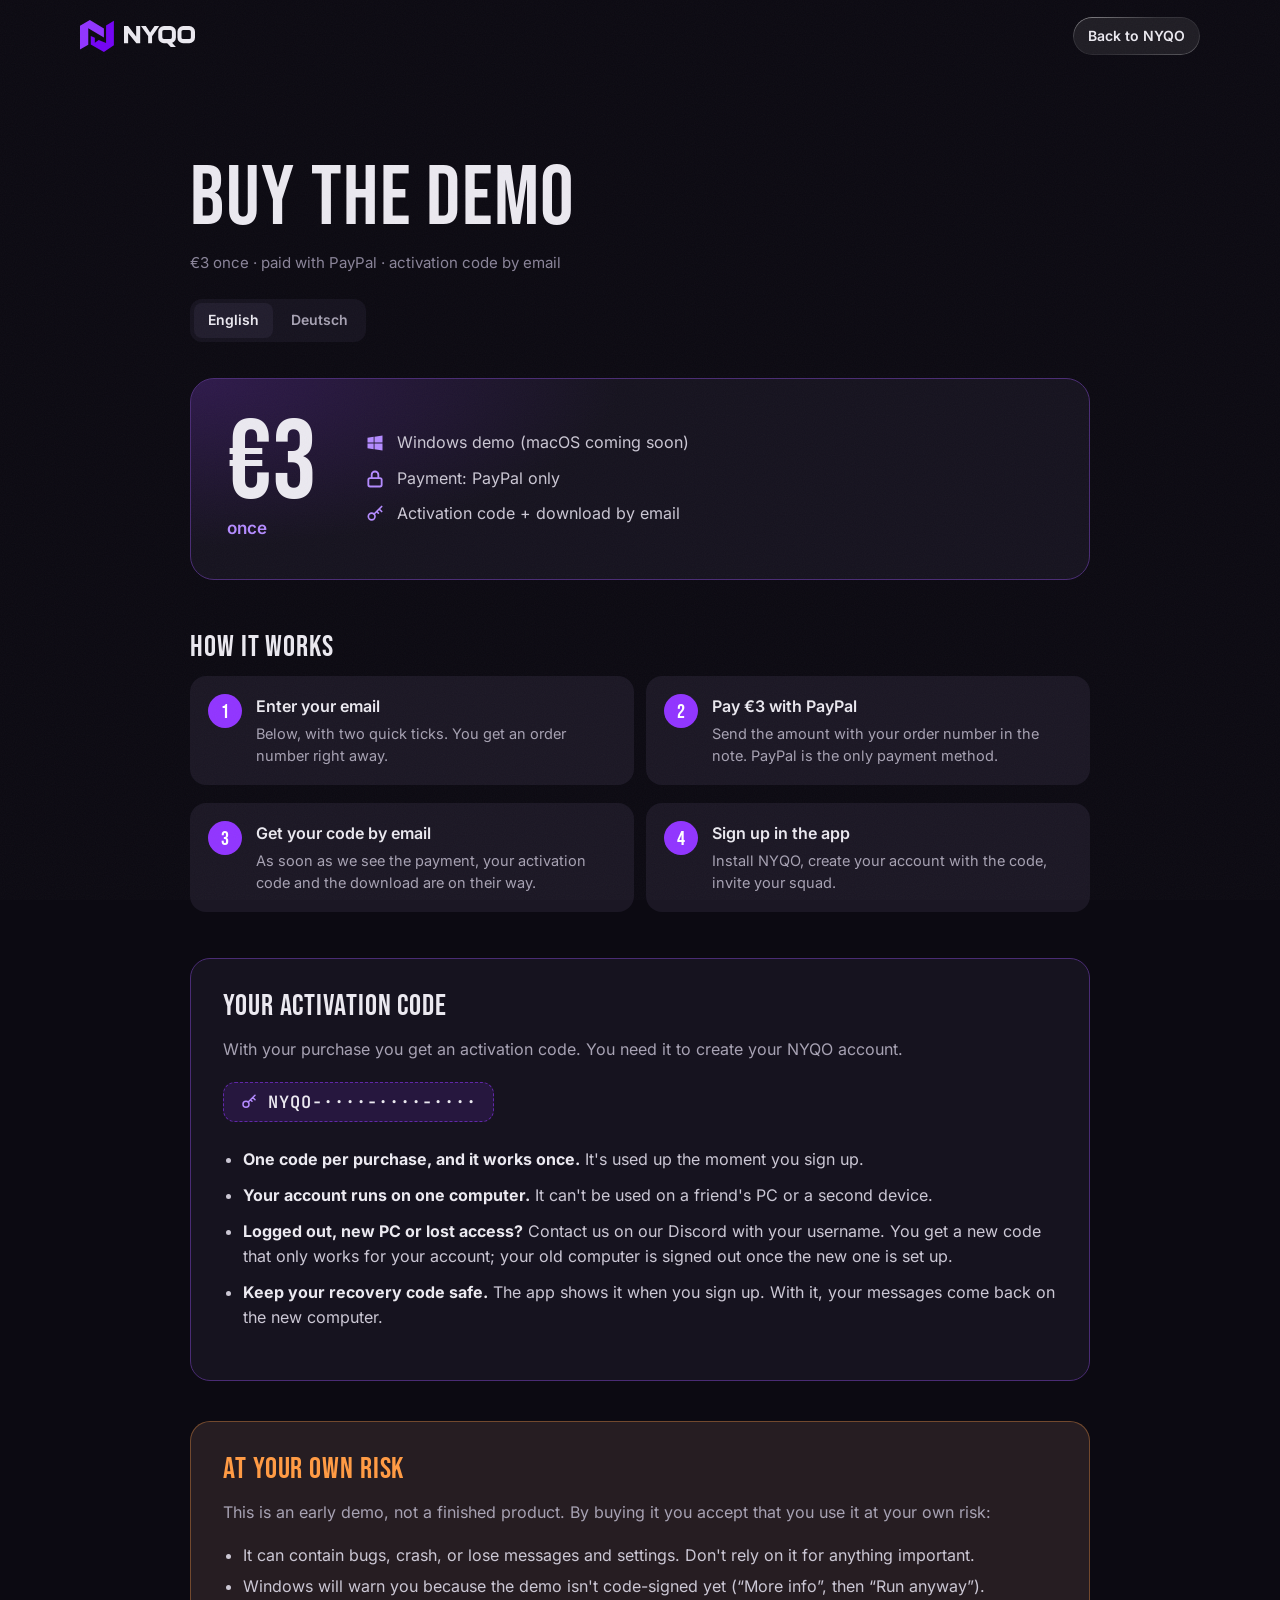
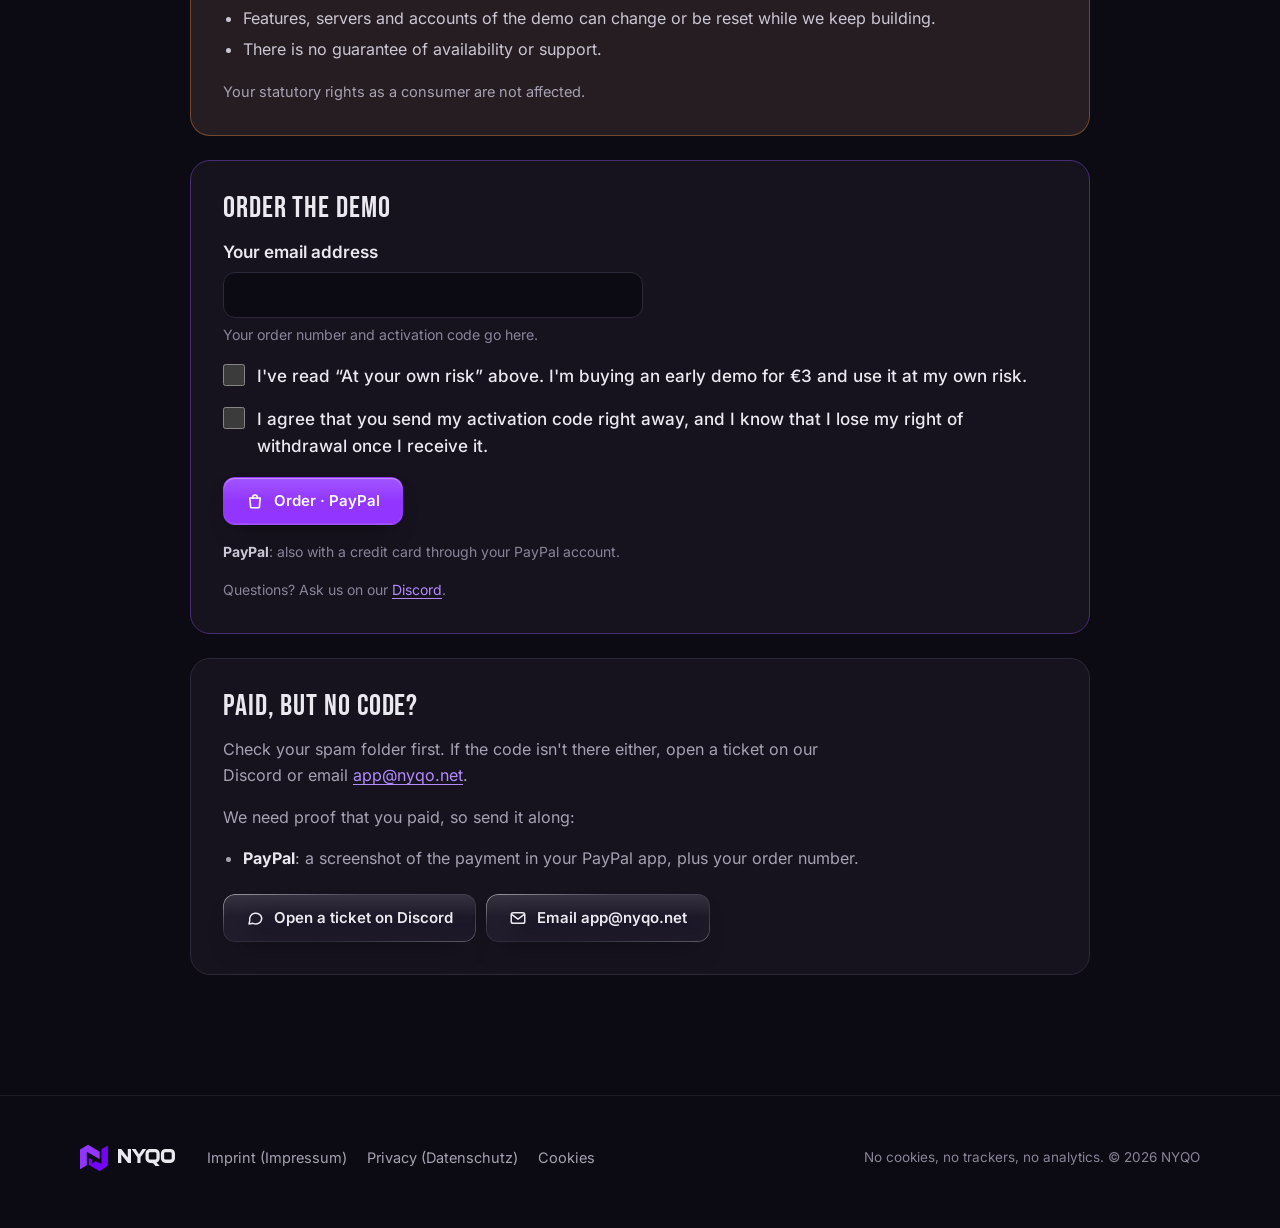
<file: buy.html>
<!doctype html>
<html lang="en">
  <head>
    <meta charset="utf-8" />
    <meta name="viewport" content="width=device-width, initial-scale=1" />
    <meta http-equiv="Content-Security-Policy" content="default-src 'self'; img-src 'self' data:; style-src 'self' 'unsafe-inline'; script-src 'self'; font-src 'self'; connect-src 'self' http://127.0.0.1:4000; object-src 'none'; base-uri 'self'; form-action 'none'" />
    <title>Buy the demo – NYQO</title>
    <meta name="description" content="Buy the NYQO demo for €3: enter your email, pay with PayPal, get your activation code by email." />
    <meta name="theme-color" content="#0c0a12" />
    <meta name="nyqo-api" content="http://127.0.0.1:4000" />
    <link rel="icon" href="assets/img/favicon.png?v=nyqo" />
    <link rel="stylesheet" href="assets/site.css?v=20261122140000" />
    <script src="assets/site.js?v=20261122150000" defer></script>
  </head>
  <body>
    <a class="skip" href="#main">Skip to content</a>
    <svg width="0" height="0" style="position: absolute" aria-hidden="true">
      <defs>
        <symbol id="i-card" viewBox="0 0 24 24" fill="none" stroke="currentColor" stroke-width="2.2" stroke-linecap="round" stroke-linejoin="round"><rect x="2" y="5" width="20" height="14" rx="2.5" /><path d="M2 10h20" /><path d="M6 15h4" /></symbol>
        <symbol id="i-bag" viewBox="0 0 24 24" fill="none" stroke="currentColor" stroke-width="2.2" stroke-linecap="round" stroke-linejoin="round"><path d="M5 8h14l-1.2 12.1a1 1 0 0 1-1 .9H7.2a1 1 0 0 1-1-.9z" /><path d="M9 8V7a3 3 0 0 1 6 0v1" /></symbol>
        <symbol id="i-lock" viewBox="0 0 24 24" fill="none" stroke="currentColor" stroke-width="2.2" stroke-linecap="round" stroke-linejoin="round"><rect x="4" y="11" width="16" height="10" rx="2" /><path d="M8 11V7a4 4 0 0 1 8 0v4" /></symbol>
        <symbol id="i-info" viewBox="0 0 24 24" fill="none" stroke="currentColor" stroke-width="2" stroke-linecap="round" stroke-linejoin="round"><circle cx="12" cy="12" r="9" /><path d="M12 11v5M12 8h.01" /></symbol>
        <symbol id="i-windows" viewBox="0 0 24 24" fill="currentColor"><path d="M3 5.6 10.4 4.6v6.9H3zM11.4 4.4 21 3v8.5h-9.6zM3 12.5h7.4v6.9L3 18.4zM11.4 12.5H21V21l-9.6-1.4z" /></symbol>
        <symbol id="i-archive" viewBox="0 0 24 24" fill="none" stroke="currentColor" stroke-width="2" stroke-linecap="round" stroke-linejoin="round"><rect x="3" y="4" width="18" height="5" rx="1" /><path d="M5 9v10a2 2 0 0 0 2 2h10a2 2 0 0 0 2-2V9M10 13h4" /></symbol>
        <symbol id="i-key" viewBox="0 0 24 24" fill="none" stroke="currentColor" stroke-width="2" stroke-linecap="round" stroke-linejoin="round"><circle cx="8" cy="15" r="4" /><path d="m11 12 9-9M17 6l3 3M14 9l2 2" /></symbol>
        <symbol id="i-chat" viewBox="0 0 24 24" fill="none" stroke="currentColor" stroke-width="2" stroke-linecap="round" stroke-linejoin="round"><path d="M21 12a8 8 0 0 1-11.6 7.1L4 20l1-4.6A8 8 0 1 1 21 12z" /></symbol>
        <symbol id="i-mail" viewBox="0 0 24 24" fill="none" stroke="currentColor" stroke-width="2" stroke-linecap="round" stroke-linejoin="round"><rect x="3" y="5" width="18" height="14" rx="2.5" /><path d="m4 7.5 8 6 8-6" /></symbol>
      </defs>
    </svg>
    <header class="site-header" data-header>
      <div class="wrap">
        <a class="brand" href="./" aria-label="NYQO home"><img class="mark" src="assets/img/nyqo-mark.svg" alt="" width="34" height="34" /><img class="word" src="assets/img/nyqo-wordmark.svg" alt="NYQO" /></a>
        <a class="btn btn-secondary btn-small" href="./" data-de="Zurück zu NYQO">Back to NYQO</a>
      </div>
    </header>

    <main id="main" class="legal buy">
      <div class="wrap">
        <h1 class="display" data-de="Demo kaufen">Buy the demo</h1>
        <p class="sub" data-de="3 € einmalig · Zahlung mit PayPal · Aktivierungscode per E-Mail">€3 once · paid with PayPal · activation code by email</p>
        <nav class="lang-switch" aria-label="Language" data-lang-switch>
          <a href="#en" aria-current="true">English</a>
          <a href="#de">Deutsch</a>
        </nav>

        <section class="buy-lang" id="en" lang="en" data-lang-section>
          <div class="price-card">
            <div class="price-card-amount"><b>€3</b><span>once</span></div>
            <ul class="price-card-facts">
              <li><svg aria-hidden="true"><use href="#i-windows" /></svg>Windows demo (macOS coming soon)</li>
              <li><svg aria-hidden="true"><use href="#i-lock" /></svg>Payment: PayPal only</li>
              <li><svg aria-hidden="true"><use href="#i-key" /></svg>Activation code + download by email</li>
            </ul>
          </div>

          <h2>How it works</h2>
          <ol class="buy-steps buy-steps-4">
              <li><b>Enter your email</b><span>Below, with two quick ticks. You get an order number right away.</span></li>
              <li><b>Pay €3 with PayPal</b><span>Send the amount with your order number in the note. PayPal is the only payment method.</span></li>
              <li><b>Get your code by email</b><span>As soon as we see the payment, your activation code and the download are on their way.</span></li>
              <li><b>Sign up in the app</b><span>Install NYQO, create your account with the code, invite your squad.</span></li>
          </ol>

          <div class="code-rules">
            <h2>Your activation code</h2>
            <p>With your purchase you get an activation code. You need it to create your NYQO account.</p>
            <div class="code-sample" aria-hidden="true"><svg><use href="#i-key" /></svg><code>NYQO-····-····-····</code></div>
            <ul>
              <li><b>One code per purchase, and it works once.</b> It's used up the moment you sign up.</li>
              <li><b>Your account runs on one computer.</b> It can't be used on a friend's PC or a second device.</li>
              <li><b>Logged out, new PC or lost access?</b> Contact us on our Discord with your username. You get a new code that only works for your account; your old computer is signed out once the new one is set up.</li>
              <li><b>Keep your recovery code safe.</b> The app shows it when you sign up. With it, your messages come back on the new computer.</li>
            </ul>
          </div>

          <div class="risk">
            <h2>At your own risk</h2>
            <p>This is an early demo, not a finished product. By buying it you accept that you use it at your own risk:</p>
            <ul>
              <li>It can contain bugs, crash, or lose messages and settings. Don't rely on it for anything important.</li>
              <li>Windows will warn you because the demo isn't code-signed yet (“More info”, then “Run anyway”).</li>
              <li>Features, servers and accounts of the demo can change or be reset while we keep building.</li>
              <li>There is no guarantee of availability or support.</li>
            </ul>
            <p class="risk-law">Your statutory rights as a consumer are not affected.</p>
          </div>

          <div class="shop-test" data-shop-test hidden>
            <b>Test mode</b>
            <span>The shop is in test mode: don't pay anything. Your order comes in and the NYQO team confirms it by hand, then the code arrives by email.</span>
          </div>
          <form class="order" data-order data-cancelled="Payment cancelled, nothing was charged. You can try again." data-checking="Checking your payment…" data-unpaid="We couldn't confirm the payment yet. If you were charged, your code arrives by email shortly." data-slow="Too many orders in a short time. Please wait a few minutes and try again." data-lang="en" data-fail="That didn't work. Check your email address and try again." data-too-many="You already have open orders. Please pay or wait for our email first." data-sending="Sending…">
            <h2>Order the demo</h2>
            <label class="order-field">
              <span>Your email address</span>
              <input type="email" name="email" autocomplete="email" required maxlength="254" />
              <small>Your order number and activation code go here.</small>
            </label>
            <label class="confirm-check"><input type="checkbox" name="risk" required /><span>I've read “At your own risk” above. I'm buying an early demo for €3 and use it at my own risk.</span></label>
            <label class="confirm-check"><input type="checkbox" name="withdrawal" required /><span>I agree that you send my activation code right away, and I know that I lose my right of withdrawal once I receive it.</span></label>
            <p class="order-error" data-order-error hidden></p>
            <div class="pay-options">
              <button class="btn btn-primary" type="submit" name="method" value="paypal"><svg aria-hidden="true"><use href="#i-bag" /></svg><span>Order · PayPal</span></button>
              <button class="btn btn-secondary" type="submit" name="method" value="card" data-card-option hidden><svg aria-hidden="true"><use href="#i-card" /></svg><span>Pay by card</span></button>
            </div>
            <p class="pay-note"><b>PayPal</b>: also with a credit card through your PayPal account. <span data-card-option hidden><b>Card</b>: on Stripe's secure payment page, so your card details never reach us.</span></p>
            <p class="confirm-hint">Questions? Ask us on our <a href="https://discord.gg/AUWn6tUFZY" target="_blank" rel="noopener noreferrer">Discord</a>.</p>
          </form>
          <div class="order-done" data-order-paid hidden>
            <h2>Payment received</h2>
            <p>Thanks! Your activation code is on its way to <b data-paid-email></b>.</p>
            <p class="order-ref" data-paid-ref></p>
            <div class="order-receipt" data-paid-receipt hidden>
              <p>Your payment number</p>
              <p class="order-ref" data-paid-receipt-number></p>
              <p>It is also on the receipt we just emailed you. Keep it or take a screenshot: it is your proof of payment.</p>
            </div>
          </div>
          <div class="order-done" data-order-done hidden>
            <h2>Order received</h2>
            <p>Your order number</p>
            <p class="order-ref" data-order-ref></p>
            <p data-order-test hidden>Test mode: please don't pay. We'll confirm your order and email your code.</p>
            <div data-order-pay hidden>
              <p>Now pay €3 with PayPal and put your order number in the note:</p>
              <a class="btn btn-primary" data-order-paypal href="#" target="_blank" rel="noopener noreferrer">Pay with PayPal</a>
            </div>
            <p class="confirm-hint">We've emailed you the details. Your activation code follows as soon as the payment is confirmed.</p>
          </div>
          <div class="code-help">
            <h2>Paid, but no code?</h2>
            <p>Check your spam folder first. If the code isn't there either, open a ticket on our Discord or email <a href="mailto:app@nyqo.net">app@nyqo.net</a>.</p>
            <p>We need proof that you paid, so send it along:</p>
            <ul class="code-help-proof">
              <li data-card-option hidden><b>Card</b>: the payment number (PAY-…) from the receipt we email you right after you pay, or a screenshot of the charge.</li>
              <li><b>PayPal</b>: a screenshot of the payment in your PayPal app, plus your order number.</li>
            </ul>
            <div class="code-help-actions">
              <a class="btn btn-secondary" href="https://discord.gg/AUWn6tUFZY" target="_blank" rel="noopener noreferrer"><svg aria-hidden="true"><use href="#i-chat" /></svg><span>Open a ticket on Discord</span></a>
              <a class="btn btn-secondary" href="mailto:app@nyqo.net"><svg aria-hidden="true"><use href="#i-mail" /></svg><span>Email app@nyqo.net</span></a>
            </div>
          </div>
        </section>

        <section class="buy-lang" id="de" lang="de" data-lang-section>
          <div class="price-card">
            <div class="price-card-amount"><b>€3</b><span>einmalig</span></div>
            <ul class="price-card-facts">
              <li><svg aria-hidden="true"><use href="#i-windows" /></svg>Windows-Demo (macOS kommt bald)</li>
              <li><svg aria-hidden="true"><use href="#i-lock" /></svg>Zahlung: nur PayPal</li>
              <li><svg aria-hidden="true"><use href="#i-key" /></svg>Aktivierungscode + Download per E-Mail</li>
            </ul>
          </div>

          <h2>So funktioniert's</h2>
          <ol class="buy-steps buy-steps-4">
              <li><b>E-Mail eingeben</b><span>Unten, mit zwei kurzen Haken. Du bekommst sofort eine Bestellnummer.</span></li>
              <li><b>3 € per PayPal zahlen</b><span>Schick den Betrag mit deiner Bestellnummer im Verwendungszweck. PayPal ist die einzige Zahlungsmethode.</span></li>
              <li><b>Code per E-Mail bekommen</b><span>Sobald wir die Zahlung sehen, kommen dein Aktivierungscode und der Download.</span></li>
              <li><b>In der App registrieren</b><span>NYQO installieren, mit dem Code dein Konto erstellen, Squad einladen.</span></li>
          </ol>

          <div class="code-rules">
            <h2>Dein Aktivierungscode</h2>
            <p>Mit dem Kauf bekommst du einen Aktivierungscode. Den brauchst du, um dein NYQO-Konto zu erstellen.</p>
            <div class="code-sample" aria-hidden="true"><svg><use href="#i-key" /></svg><code>NYQO-····-····-····</code></div>
            <ul>
              <li><b>Ein Code pro Kauf, und er funktioniert einmal.</b> Beim Registrieren wird er verbraucht.</li>
              <li><b>Dein Konto läuft auf einem Computer.</b> Auf dem PC von Freunden oder einem zweiten Gerät geht es nicht.</li>
              <li><b>Ausgeloggt, neuer PC oder kein Zugriff mehr?</b> Melde dich auf unserem Discord mit deinem Username. Du bekommst einen neuen Code, der nur für dein Konto gilt; dein alter Computer wird abgemeldet, sobald der neue eingerichtet ist.</li>
              <li><b>Heb deinen Wiederherstellungscode gut auf.</b> Die App zeigt ihn bei der Registrierung. Damit bekommst du deine Nachrichten auf dem neuen Computer zurück.</li>
            </ul>
          </div>

          <div class="risk">
            <h2>Auf eigene Gefahr</h2>
            <p>Das ist eine frühe Demo, kein fertiges Produkt. Mit dem Kauf akzeptierst du, dass du sie auf eigene Gefahr nutzt:</p>
            <ul>
              <li>Sie kann Fehler haben, abstürzen oder Nachrichten und Einstellungen verlieren. Verlass dich für nichts Wichtiges darauf.</li>
              <li>Windows warnt dich, weil die Demo noch nicht signiert ist („Weitere Informationen“, dann „Trotzdem ausführen“).</li>
              <li>Funktionen, Server und Konten der Demo können sich ändern oder zurückgesetzt werden, während wir weiterbauen.</li>
              <li>Es gibt keine Garantie für Verfügbarkeit oder Support.</li>
            </ul>
            <p class="risk-law">Deine gesetzlichen Rechte als Verbraucher bleiben unberührt.</p>
          </div>

          <div class="shop-test" data-shop-test hidden>
            <b>Testmodus</b>
            <span>Der Shop ist im Testmodus: Bitte nichts bezahlen. Deine Bestellung kommt an, das NYQO-Team bestätigt sie von Hand, und der Code kommt per E-Mail.</span>
          </div>
          <form class="order" data-order data-cancelled="Zahlung abgebrochen, es wurde nichts abgebucht. Du kannst es nochmal versuchen." data-checking="Zahlung wird geprüft…" data-unpaid="Wir konnten die Zahlung noch nicht bestätigen. Falls abgebucht wurde, kommt dein Code gleich per E-Mail." data-slow="Zu viele Bestellungen in kurzer Zeit. Bitte warte ein paar Minuten und versuch es dann nochmal." data-lang="de" data-fail="Das hat nicht geklappt. Prüf deine E-Mail-Adresse und versuch es nochmal." data-too-many="Du hast schon offene Bestellungen. Bitte zahl zuerst oder warte auf unsere E-Mail." data-sending="Wird gesendet…">
            <h2>Demo bestellen</h2>
            <label class="order-field">
              <span>Deine E-Mail-Adresse</span>
              <input type="email" name="email" autocomplete="email" required maxlength="254" />
              <small>Hierhin schicken wir Bestellnummer und Aktivierungscode.</small>
            </label>
            <label class="confirm-check"><input type="checkbox" name="risk" required /><span>Ich habe „Auf eigene Gefahr“ oben gelesen. Ich kaufe eine frühe Demo für 3 € und nutze sie auf eigene Gefahr.</span></label>
            <label class="confirm-check"><input type="checkbox" name="withdrawal" required /><span>Ich stimme zu, dass ihr mir den Aktivierungscode sofort schickt, und weiß, dass ich mit dem Erhalt mein Widerrufsrecht verliere.</span></label>
            <p class="order-error" data-order-error hidden></p>
            <div class="pay-options">
              <button class="btn btn-primary" type="submit" name="method" value="paypal"><svg aria-hidden="true"><use href="#i-bag" /></svg><span>Bestellen · PayPal</span></button>
              <button class="btn btn-secondary" type="submit" name="method" value="card" data-card-option hidden><svg aria-hidden="true"><use href="#i-card" /></svg><span>Mit Karte zahlen</span></button>
            </div>
            <p class="pay-note"><b>PayPal</b>: auch mit Kreditkarte über dein PayPal-Konto. <span data-card-option hidden><b>Karte</b>: auf der sicheren Bezahlseite von Stripe, deine Kartendaten sehen wir nie.</span></p>
            <p class="confirm-hint">Fragen? Schreib uns auf unserem <a href="https://discord.gg/AUWn6tUFZY" target="_blank" rel="noopener noreferrer">Discord</a>.</p>
          </form>
          <div class="order-done" data-order-paid hidden>
            <h2>Zahlung ist da</h2>
            <p>Danke! Dein Aktivierungscode ist unterwegs an <b data-paid-email></b>.</p>
            <p class="order-ref" data-paid-ref></p>
            <div class="order-receipt" data-paid-receipt hidden>
              <p>Deine Zahlungsnummer</p>
              <p class="order-ref" data-paid-receipt-number></p>
              <p>Sie steht auch auf dem Zahlungsbeleg, den wir dir gerade per E-Mail geschickt haben. Heb sie auf oder mach einen Screenshot: Sie ist dein Nachweis für die Zahlung.</p>
            </div>
          </div>
          <div class="order-done" data-order-done hidden>
            <h2>Bestellung ist da</h2>
            <p>Deine Bestellnummer</p>
            <p class="order-ref" data-order-ref></p>
            <p data-order-test hidden>Testmodus: Bitte nichts bezahlen. Wir bestätigen deine Bestellung und schicken dir den Code per E-Mail.</p>
            <div data-order-pay hidden>
              <p>Zahl jetzt 3 € per PayPal und schreib deine Bestellnummer in den Verwendungszweck:</p>
              <a class="btn btn-primary" data-order-paypal href="#" target="_blank" rel="noopener noreferrer">Mit PayPal zahlen</a>
            </div>
            <p class="confirm-hint">Wir haben dir alles per E-Mail geschickt. Dein Aktivierungscode folgt, sobald die Zahlung bestätigt ist.</p>
          </div>
          <div class="code-help">
            <h2>Bezahlt, aber kein Code?</h2>
            <p>Schau zuerst in deinen Spam-Ordner. Ist der Code dort auch nicht, öffne ein Ticket auf unserem Discord oder schreib eine E-Mail an <a href="mailto:app@nyqo.net">app@nyqo.net</a>.</p>
            <p>Wir brauchen einen Nachweis, dass du bezahlt hast. Schick ihn gleich mit:</p>
            <ul class="code-help-proof">
              <li data-card-option hidden><b>Karte</b>: die Zahlungsnummer (PAY-…) aus dem Zahlungsbeleg, den du direkt nach dem Bezahlen per E-Mail bekommst, oder ein Screenshot der Abbuchung.</li>
              <li><b>PayPal</b>: ein Screenshot der Zahlung in deiner PayPal-App und deine Bestellnummer.</li>
            </ul>
            <div class="code-help-actions">
              <a class="btn btn-secondary" href="https://discord.gg/AUWn6tUFZY" target="_blank" rel="noopener noreferrer"><svg aria-hidden="true"><use href="#i-chat" /></svg><span>Ticket auf Discord öffnen</span></a>
              <a class="btn btn-secondary" href="mailto:app@nyqo.net"><svg aria-hidden="true"><use href="#i-mail" /></svg><span>E-Mail an app@nyqo.net</span></a>
            </div>
          </div>
        </section>
      </div>
    </main>

    <footer class="site-footer">
      <div class="wrap">
        <a class="brand" href="./" aria-label="NYQO home"><img class="mark" src="assets/img/nyqo-mark.svg" alt="" width="28" height="28" /><img class="word" src="assets/img/nyqo-wordmark.svg" alt="NYQO" /></a>
        <nav aria-label="Legal">
          <a href="imprint.html">Imprint (Impressum)</a>
          <a href="privacy.html">Privacy (Datenschutz)</a>
          <a href="cookies.html">Cookies</a>
        </nav>
        <p class="note">No cookies, no trackers, no analytics. © 2026 NYQO</p>
      </div>
    </footer>
  </body>
</html>
</file>
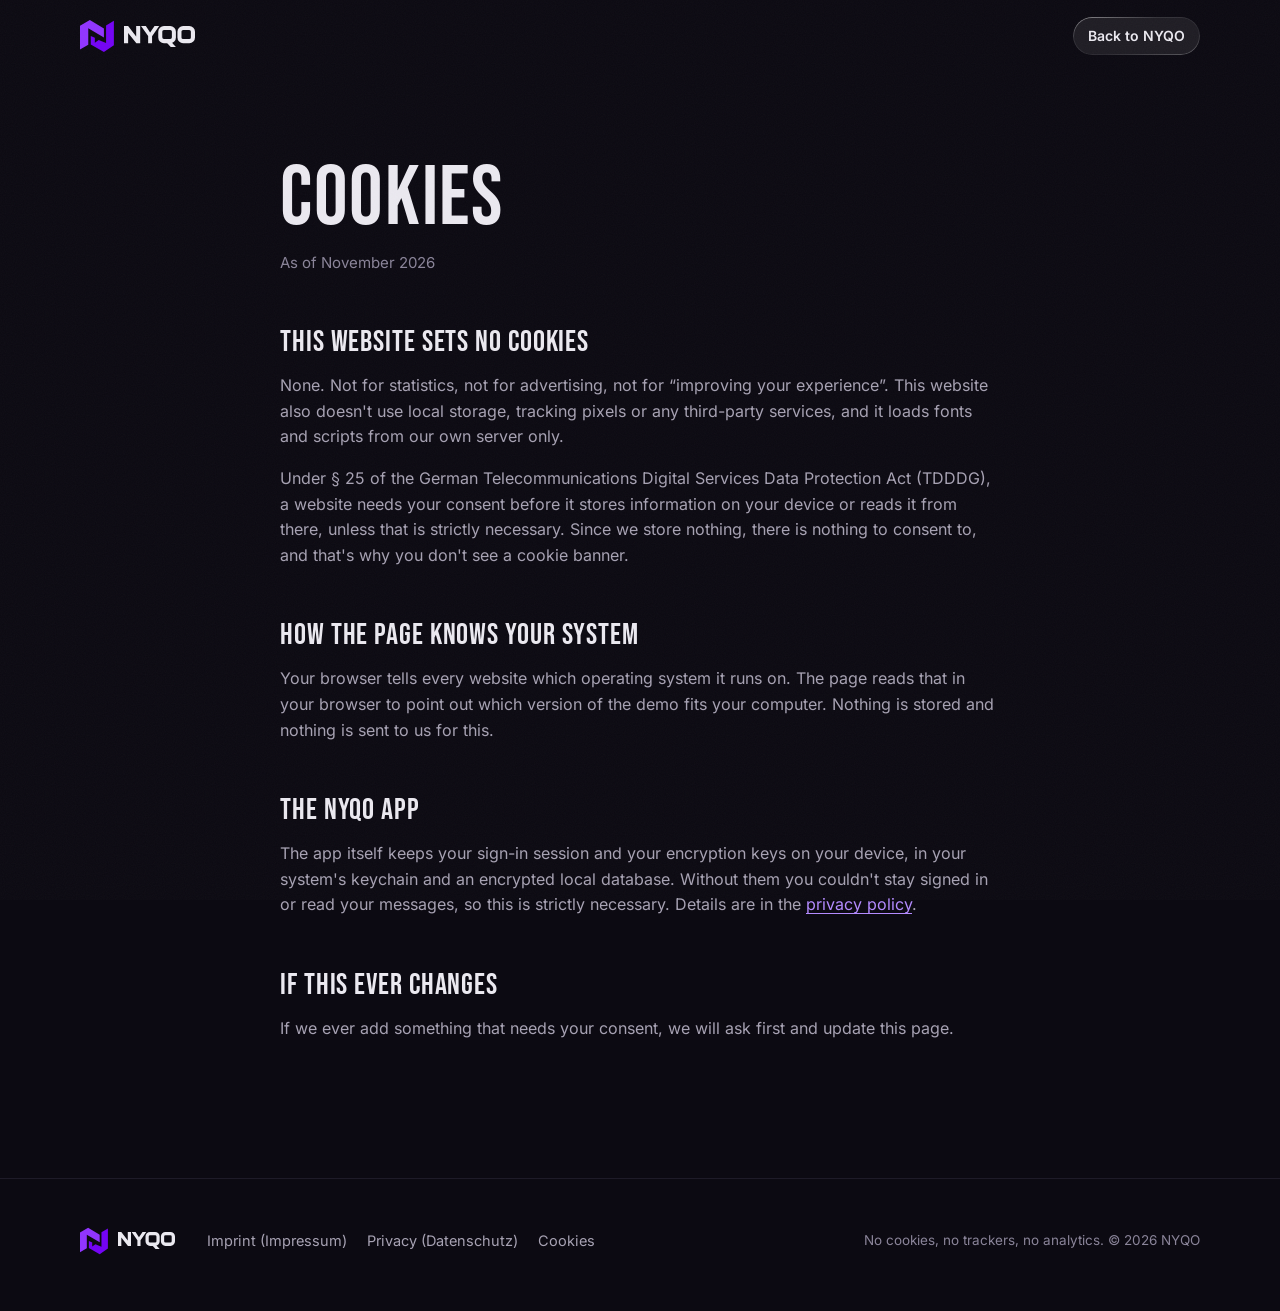
<file: cookies.html>
<!doctype html>
<html lang="en">
  <head>
    <meta charset="utf-8" />
    <meta name="viewport" content="width=device-width, initial-scale=1" />
    <meta http-equiv="Content-Security-Policy" content="default-src 'self'; img-src 'self' data:; style-src 'self' 'unsafe-inline'; script-src 'self'; font-src 'self'; object-src 'none'; base-uri 'self'; form-action 'none'" />
    <title>Cookies – NYQO</title>
    <meta name="description" content="NYQO's website sets no cookies." />
    <meta name="theme-color" content="#0c0a12" />
    <link rel="icon" href="assets/img/favicon.png?v=nyqo" />
    <link rel="stylesheet" href="assets/site.css?v=20261122140000" />
    <script src="assets/site.js?v=20261122150000" defer></script>
  </head>
  <body>
    <a class="skip" href="#main">Skip to content</a>
    <header class="site-header" data-header>
      <div class="wrap">
        <a class="brand" href="./" aria-label="NYQO home"><img class="mark" src="assets/img/nyqo-mark.svg" alt="" width="34" height="34" /><img class="word" src="assets/img/nyqo-wordmark.svg" alt="NYQO" /></a>
        <a class="btn btn-secondary btn-small" href="./">Back to NYQO</a>
      </div>
    </header>

    <main id="main" class="legal">
      <div class="wrap">
        <h1 class="display">Cookies</h1>
        <p class="sub">As of November 2026</p>

        <h2>This website sets no cookies</h2>
        <p>None. Not for statistics, not for advertising, not for “improving your experience”. This website also doesn't use local storage, tracking pixels or any third-party services, and it loads fonts and scripts from our own server only.</p>
        <p>Under § 25 of the German Telecommunications Digital Services Data Protection Act (TDDDG), a website needs your consent before it stores information on your device or reads it from there, unless that is strictly necessary. Since we store nothing, there is nothing to consent to, and that's why you don't see a cookie banner.</p>

        <h2>How the page knows your system</h2>
        <p>Your browser tells every website which operating system it runs on. The page reads that in your browser to point out which version of the demo fits your computer. Nothing is stored and nothing is sent to us for this.</p>

        <h2>The NYQO app</h2>
        <p>The app itself keeps your sign-in session and your encryption keys on your device, in your system's keychain and an encrypted local database. Without them you couldn't stay signed in or read your messages, so this is strictly necessary. Details are in the <a href="privacy.html#app">privacy policy</a>.</p>

        <h2>If this ever changes</h2>
        <p>If we ever add something that needs your consent, we will ask first and update this page.</p>
      </div>
    </main>

    <footer class="site-footer">
      <div class="wrap">
        <a class="brand" href="./" aria-label="NYQO home"><img class="mark" src="assets/img/nyqo-mark.svg" alt="" width="28" height="28" /><img class="word" src="assets/img/nyqo-wordmark.svg" alt="NYQO" /></a>
        <nav aria-label="Legal">
          <a href="imprint.html">Imprint (Impressum)</a>
          <a href="privacy.html">Privacy (Datenschutz)</a>
          <a href="cookies.html" aria-current="page">Cookies</a>
        </nav>
        <p class="note">No cookies, no trackers, no analytics. © 2026 NYQO</p>
      </div>
    </footer>
  </body>
</html>
</file>
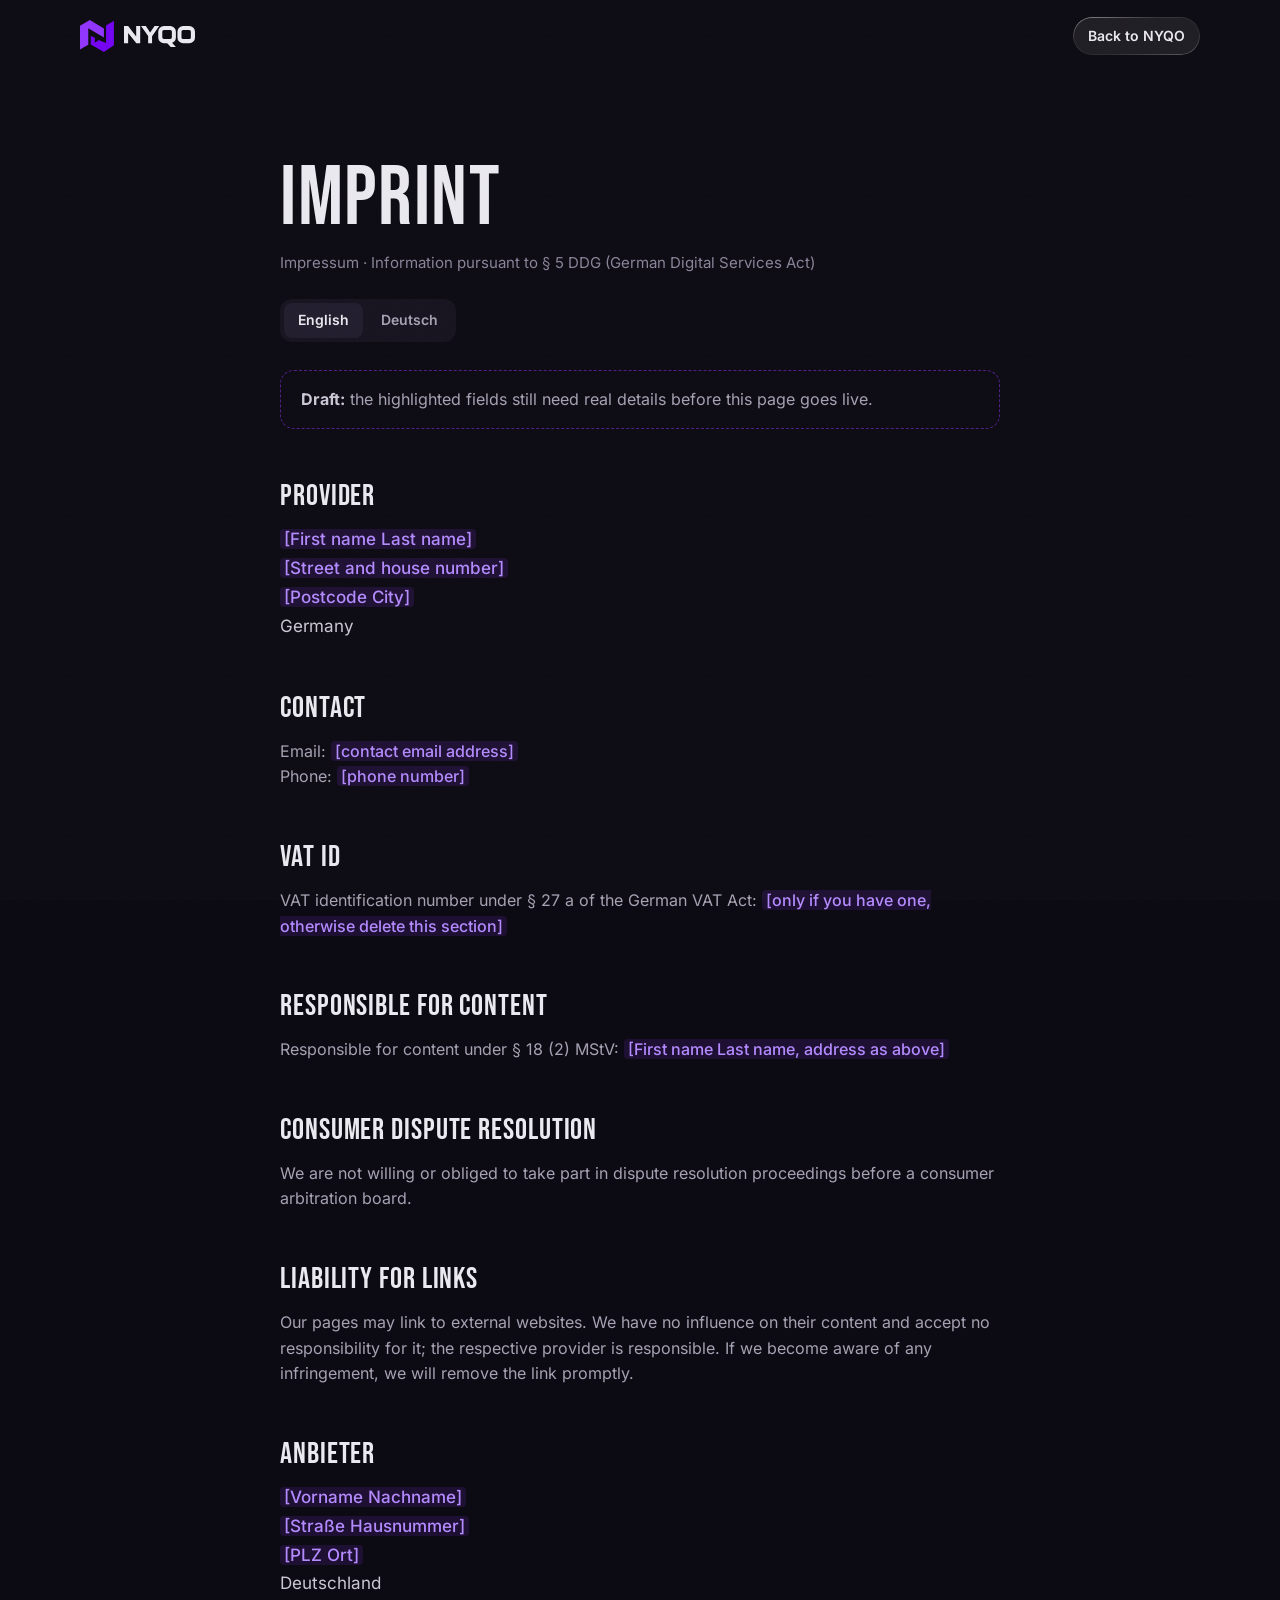
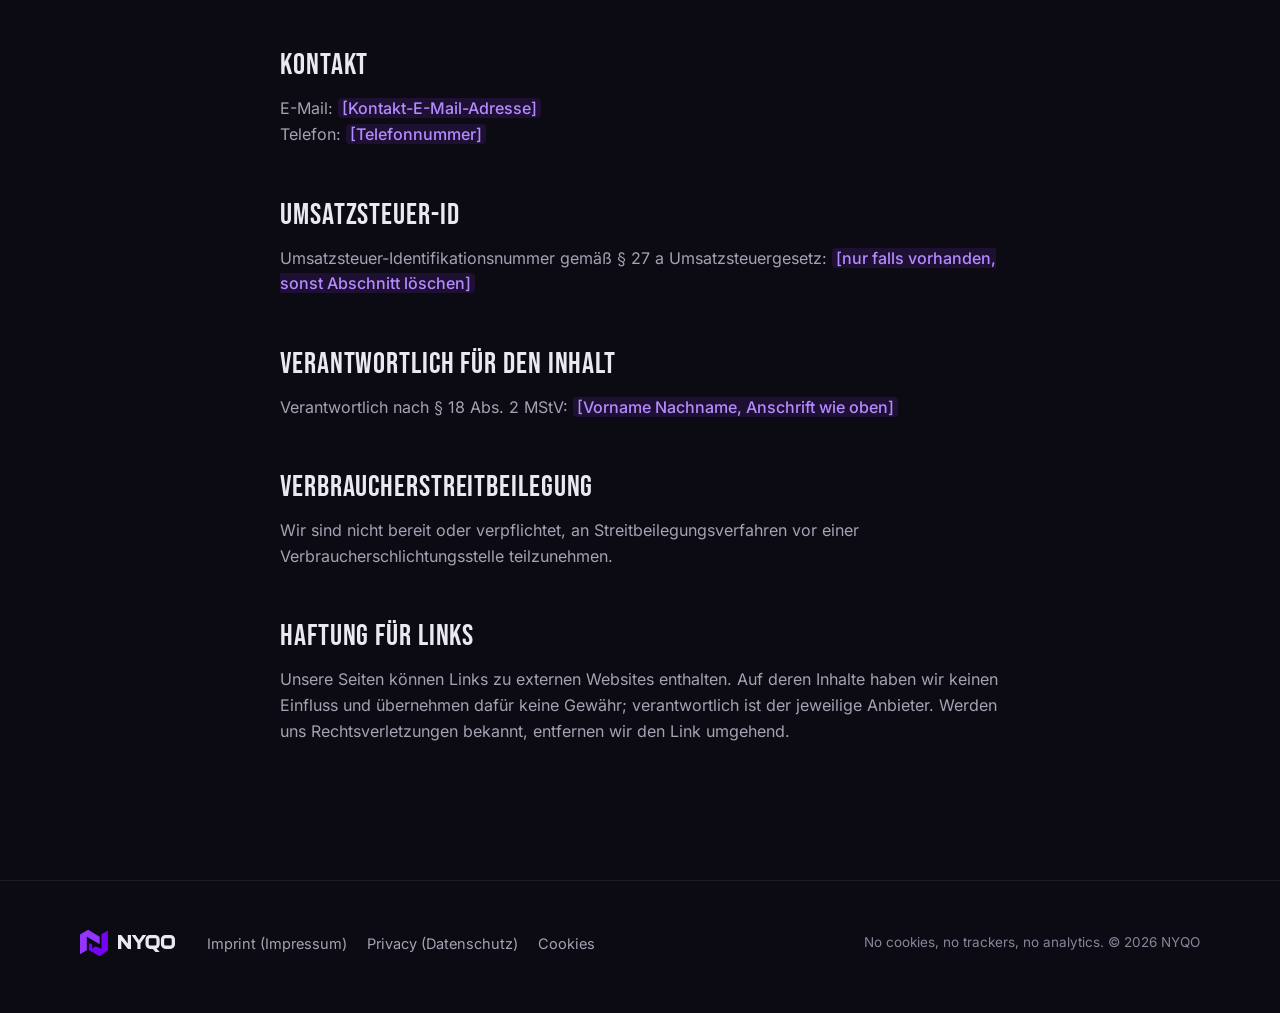
<file: imprint.html>
<!doctype html>
<html lang="en">
  <head>
    <meta charset="utf-8" />
    <meta name="viewport" content="width=device-width, initial-scale=1" />
    <meta http-equiv="Content-Security-Policy" content="default-src 'self'; img-src 'self' data:; style-src 'self' 'unsafe-inline'; script-src 'self'; font-src 'self'; object-src 'none'; base-uri 'self'; form-action 'none'" />
    <title>Imprint – NYQO</title>
    <meta name="description" content="Legal notice (Impressum) for NYQO." />
    <meta name="theme-color" content="#0c0a12" />
    <link rel="icon" href="assets/img/favicon.png?v=nyqo" />
    <link rel="stylesheet" href="assets/site.css?v=20261122140000" />
    <script src="assets/site.js?v=20261122150000" defer></script>
  </head>
  <body>
    <a class="skip" href="#main">Skip to content</a>
    <header class="site-header" data-header>
      <div class="wrap">
        <a class="brand" href="./" aria-label="NYQO home"><img class="mark" src="assets/img/nyqo-mark.svg" alt="" width="34" height="34" /><img class="word" src="assets/img/nyqo-wordmark.svg" alt="NYQO" /></a>
        <a class="btn btn-secondary btn-small" href="./">Back to NYQO</a>
      </div>
    </header>

    <main id="main" class="legal">
      <div class="wrap">
        <h1 class="display">Imprint</h1>
        <p class="sub">Impressum · Information pursuant to § 5 DDG (German Digital Services Act)</p>
        <nav class="lang-switch" aria-label="Language">
          <a href="#en" aria-current="true">English</a>
          <a href="#de">Deutsch</a>
        </nav>

        <p class="draft"><strong>Draft:</strong> the highlighted fields still need real details before this page goes live.</p>

        <section id="en" lang="en">
          <h2>Provider</h2>
          <address>
            <span class="placeholder">[First name Last name]</span><br />
            <span class="placeholder">[Street and house number]</span><br />
            <span class="placeholder">[Postcode City]</span><br />
            Germany
          </address>

          <h2>Contact</h2>
          <p>
            Email: <span class="placeholder">[contact email address]</span><br />
            Phone: <span class="placeholder">[phone number]</span>
          </p>

          <h2>VAT ID</h2>
          <p>VAT identification number under § 27 a of the German VAT Act: <span class="placeholder">[only if you have one, otherwise delete this section]</span></p>

          <h2>Responsible for content</h2>
          <p>Responsible for content under § 18 (2) MStV: <span class="placeholder">[First name Last name, address as above]</span></p>

          <h2>Consumer dispute resolution</h2>
          <p>We are not willing or obliged to take part in dispute resolution proceedings before a consumer arbitration board.</p>

          <h2>Liability for links</h2>
          <p>Our pages may link to external websites. We have no influence on their content and accept no responsibility for it; the respective provider is responsible. If we become aware of any infringement, we will remove the link promptly.</p>
        </section>

        <section id="de" lang="de">
          <h2>Anbieter</h2>
          <address>
            <span class="placeholder">[Vorname Nachname]</span><br />
            <span class="placeholder">[Straße Hausnummer]</span><br />
            <span class="placeholder">[PLZ Ort]</span><br />
            Deutschland
          </address>

          <h2>Kontakt</h2>
          <p>
            E-Mail: <span class="placeholder">[Kontakt-E-Mail-Adresse]</span><br />
            Telefon: <span class="placeholder">[Telefonnummer]</span>
          </p>

          <h2>Umsatzsteuer-ID</h2>
          <p>Umsatzsteuer-Identifikationsnummer gemäß § 27 a Umsatzsteuergesetz: <span class="placeholder">[nur falls vorhanden, sonst Abschnitt löschen]</span></p>

          <h2>Verantwortlich für den Inhalt</h2>
          <p>Verantwortlich nach § 18 Abs. 2 MStV: <span class="placeholder">[Vorname Nachname, Anschrift wie oben]</span></p>

          <h2>Verbraucherstreitbeilegung</h2>
          <p>Wir sind nicht bereit oder verpflichtet, an Streitbeilegungsverfahren vor einer Verbraucherschlichtungsstelle teilzunehmen.</p>

          <h2>Haftung für Links</h2>
          <p>Unsere Seiten können Links zu externen Websites enthalten. Auf deren Inhalte haben wir keinen Einfluss und übernehmen dafür keine Gewähr; verantwortlich ist der jeweilige Anbieter. Werden uns Rechtsverletzungen bekannt, entfernen wir den Link umgehend.</p>
        </section>
      </div>
    </main>

    <footer class="site-footer">
      <div class="wrap">
        <a class="brand" href="./" aria-label="NYQO home"><img class="mark" src="assets/img/nyqo-mark.svg" alt="" width="28" height="28" /><img class="word" src="assets/img/nyqo-wordmark.svg" alt="NYQO" /></a>
        <nav aria-label="Legal">
          <a href="imprint.html" aria-current="page">Imprint (Impressum)</a>
          <a href="privacy.html">Privacy (Datenschutz)</a>
          <a href="cookies.html">Cookies</a>
        </nav>
        <p class="note">No cookies, no trackers, no analytics. © 2026 NYQO</p>
      </div>
    </footer>
  </body>
</html>
</file>
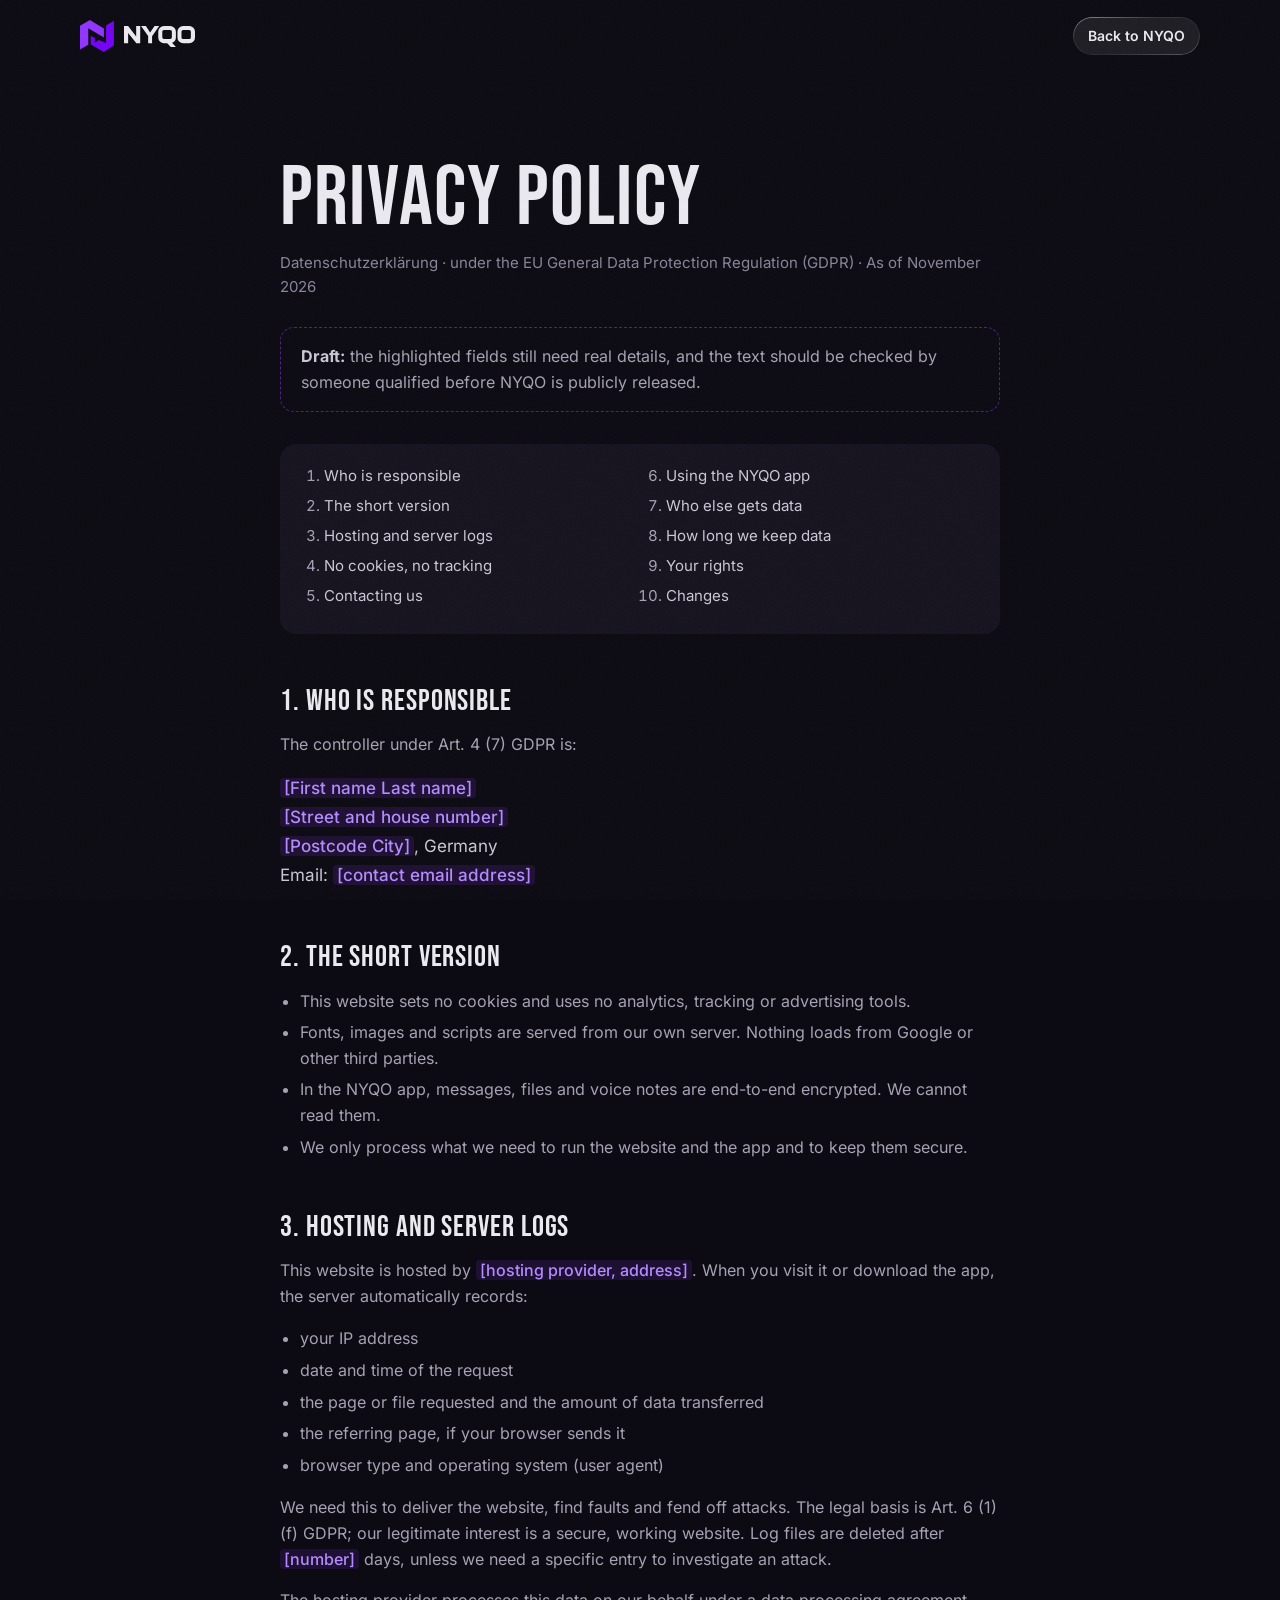
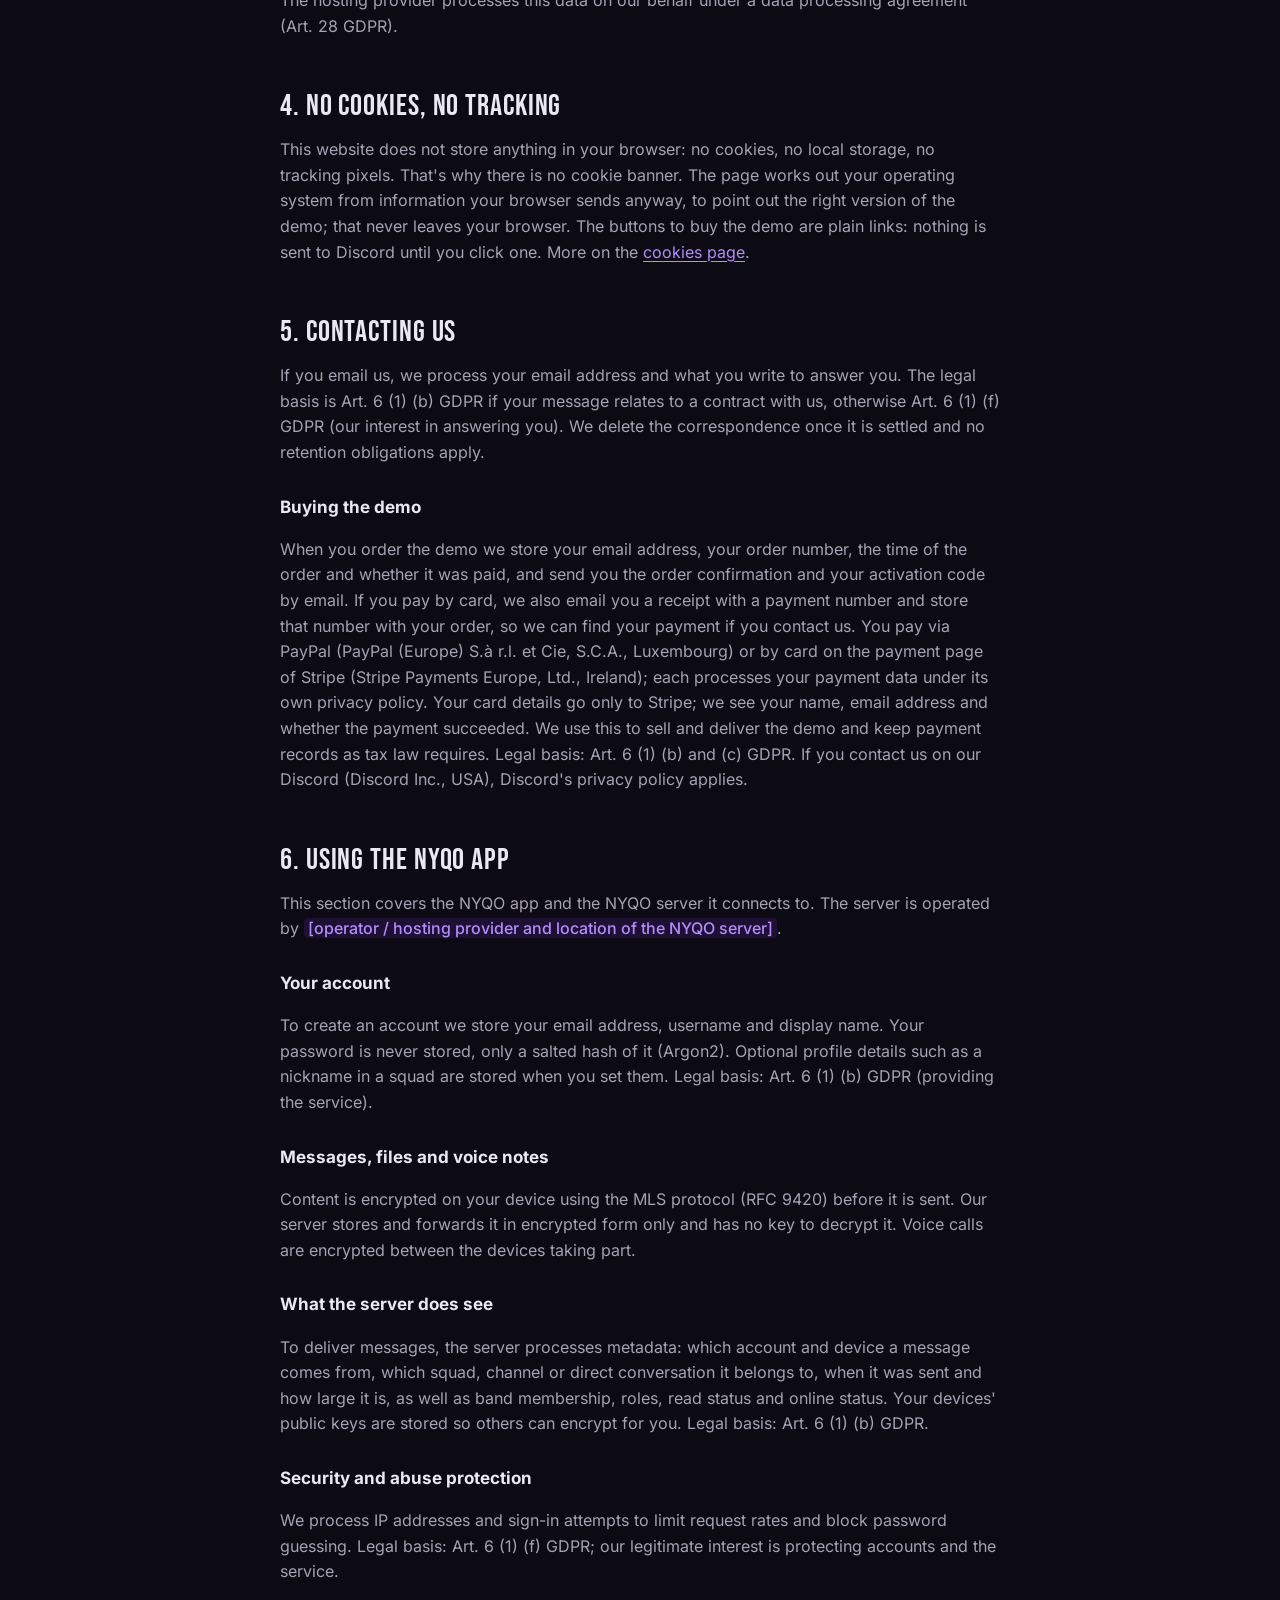
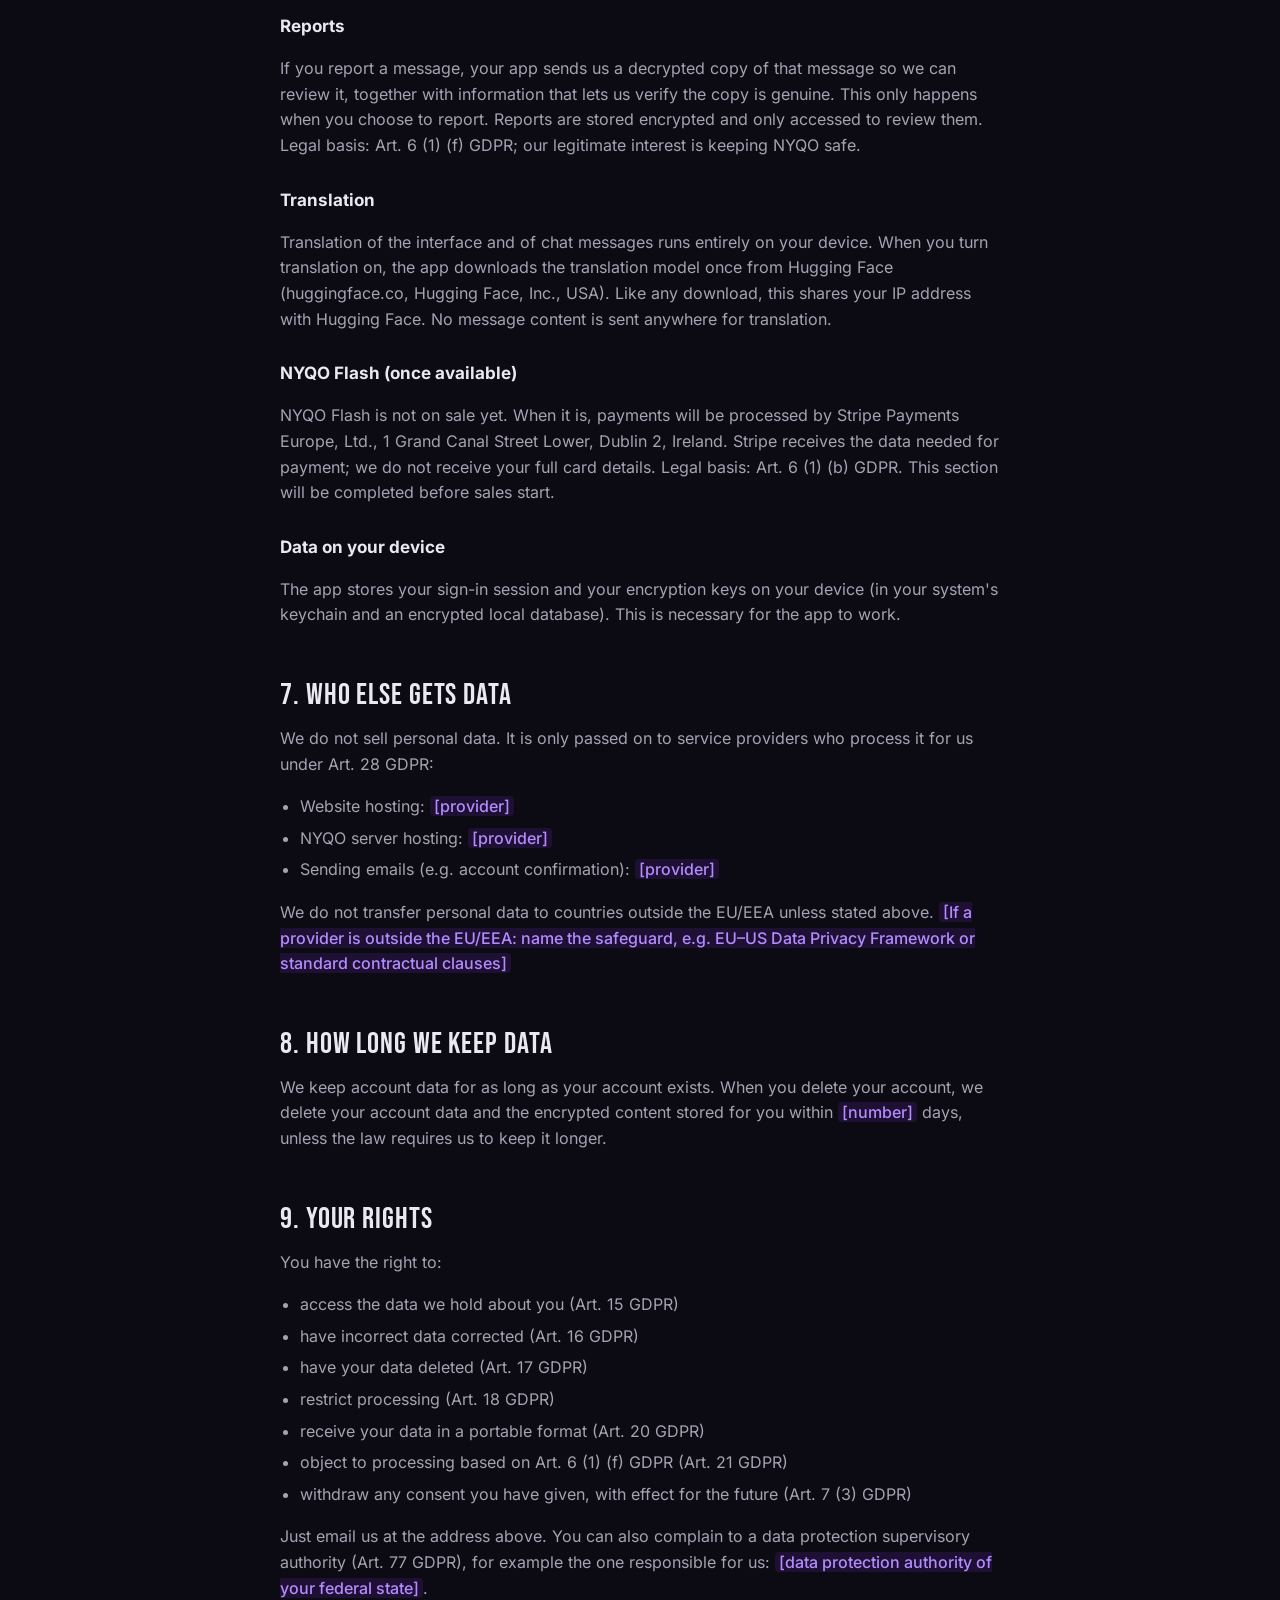
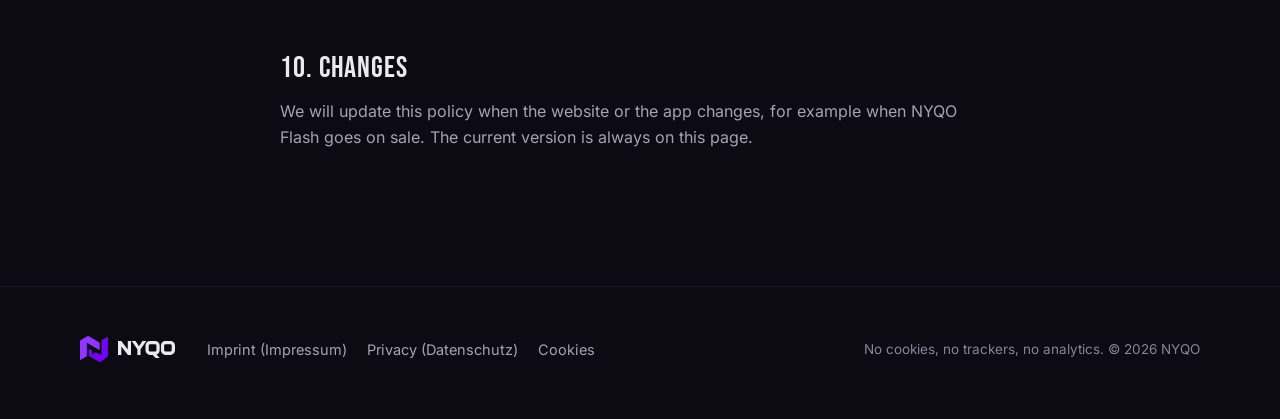
<file: privacy.html>
<!doctype html>
<html lang="en">
  <head>
    <meta charset="utf-8" />
    <meta name="viewport" content="width=device-width, initial-scale=1" />
    <meta http-equiv="Content-Security-Policy" content="default-src 'self'; img-src 'self' data:; style-src 'self' 'unsafe-inline'; script-src 'self'; font-src 'self'; object-src 'none'; base-uri 'self'; form-action 'none'" />
    <title>Privacy Policy – NYQO</title>
    <meta name="description" content="How NYQO handles personal data on this website and in the app." />
    <meta name="theme-color" content="#0c0a12" />
    <link rel="icon" href="assets/img/favicon.png?v=nyqo" />
    <link rel="stylesheet" href="assets/site.css?v=20261122140000" />
    <script src="assets/site.js?v=20261122150000" defer></script>
  </head>
  <body>
    <a class="skip" href="#main">Skip to content</a>
    <header class="site-header" data-header>
      <div class="wrap">
        <a class="brand" href="./" aria-label="NYQO home"><img class="mark" src="assets/img/nyqo-mark.svg" alt="" width="34" height="34" /><img class="word" src="assets/img/nyqo-wordmark.svg" alt="NYQO" /></a>
        <a class="btn btn-secondary btn-small" href="./">Back to NYQO</a>
      </div>
    </header>

    <main id="main" class="legal">
      <div class="wrap">
        <h1 class="display">Privacy Policy</h1>
        <p class="sub">Datenschutzerklärung · under the EU General Data Protection Regulation (GDPR) · As of November 2026</p>

        <p class="draft"><strong>Draft:</strong> the highlighted fields still need real details, and the text should be checked by someone qualified before NYQO is publicly released.</p>

        <nav class="toc" aria-label="Contents">
          <ol>
            <li><a href="#controller">Who is responsible</a></li>
            <li><a href="#short">The short version</a></li>
            <li><a href="#hosting">Hosting and server logs</a></li>
            <li><a href="#nocookies">No cookies, no tracking</a></li>
            <li><a href="#contact">Contacting us</a></li>
            <li><a href="#app">Using the NYQO app</a></li>
            <li><a href="#recipients">Who else gets data</a></li>
            <li><a href="#retention">How long we keep data</a></li>
            <li><a href="#rights">Your rights</a></li>
            <li><a href="#changes">Changes</a></li>
          </ol>
        </nav>

        <h2 id="controller">1. Who is responsible</h2>
        <p>The controller under Art. 4 (7) GDPR is:</p>
        <address>
          <span class="placeholder">[First name Last name]</span><br />
          <span class="placeholder">[Street and house number]</span><br />
          <span class="placeholder">[Postcode City]</span>, Germany<br />
          Email: <span class="placeholder">[contact email address]</span>
        </address>

        <h2 id="short">2. The short version</h2>
        <ul>
          <li>This website sets no cookies and uses no analytics, tracking or advertising tools.</li>
          <li>Fonts, images and scripts are served from our own server. Nothing loads from Google or other third parties.</li>
          <li>In the NYQO app, messages, files and voice notes are end-to-end encrypted. We cannot read them.</li>
          <li>We only process what we need to run the website and the app and to keep them secure.</li>
        </ul>

        <h2 id="hosting">3. Hosting and server logs</h2>
        <p>This website is hosted by <span class="placeholder">[hosting provider, address]</span>. When you visit it or download the app, the server automatically records:</p>
        <ul>
          <li>your IP address</li>
          <li>date and time of the request</li>
          <li>the page or file requested and the amount of data transferred</li>
          <li>the referring page, if your browser sends it</li>
          <li>browser type and operating system (user agent)</li>
        </ul>
        <p>We need this to deliver the website, find faults and fend off attacks. The legal basis is Art. 6 (1) (f) GDPR; our legitimate interest is a secure, working website. Log files are deleted after <span class="placeholder">[number]</span> days, unless we need a specific entry to investigate an attack.</p>
        <p>The hosting provider processes this data on our behalf under a data processing agreement (Art. 28 GDPR).</p>

        <h2 id="nocookies">4. No cookies, no tracking</h2>
        <p>This website does not store anything in your browser: no cookies, no local storage, no tracking pixels. That's why there is no cookie banner. The page works out your operating system from information your browser sends anyway, to point out the right version of the demo; that never leaves your browser. The buttons to buy the demo are plain links: nothing is sent to Discord until you click one. More on the <a href="cookies.html">cookies page</a>.</p>

        <h2 id="contact">5. Contacting us</h2>
        <p>If you email us, we process your email address and what you write to answer you. The legal basis is Art. 6 (1) (b) GDPR if your message relates to a contract with us, otherwise Art. 6 (1) (f) GDPR (our interest in answering you). We delete the correspondence once it is settled and no retention obligations apply.</p>

        <h3>Buying the demo</h3>
        <p>When you order the demo we store your email address, your order number, the time of the order and whether it was paid, and send you the order confirmation and your activation code by email. If you pay by card, we also email you a receipt with a payment number and store that number with your order, so we can find your payment if you contact us. You pay via PayPal (PayPal (Europe) S.à r.l. et Cie, S.C.A., Luxembourg) or by card on the payment page of Stripe (Stripe Payments Europe, Ltd., Ireland); each processes your payment data under its own privacy policy. Your card details go only to Stripe; we see your name, email address and whether the payment succeeded. We use this to sell and deliver the demo and keep payment records as tax law requires. Legal basis: Art. 6 (1) (b) and (c) GDPR. If you contact us on our Discord (Discord Inc., USA), Discord's privacy policy applies.</p>

        <h2 id="app">6. Using the NYQO app</h2>
        <p>This section covers the NYQO app and the NYQO server it connects to. The server is operated by <span class="placeholder">[operator / hosting provider and location of the NYQO server]</span>.</p>

        <h3>Your account</h3>
        <p>To create an account we store your email address, username and display name. Your password is never stored, only a salted hash of it (Argon2). Optional profile details such as a nickname in a squad are stored when you set them. Legal basis: Art. 6 (1) (b) GDPR (providing the service).</p>

        <h3>Messages, files and voice notes</h3>
        <p>Content is encrypted on your device using the MLS protocol (RFC 9420) before it is sent. Our server stores and forwards it in encrypted form only and has no key to decrypt it. Voice calls are encrypted between the devices taking part.</p>

        <h3>What the server does see</h3>
        <p>To deliver messages, the server processes metadata: which account and device a message comes from, which squad, channel or direct conversation it belongs to, when it was sent and how large it is, as well as band membership, roles, read status and online status. Your devices' public keys are stored so others can encrypt for you. Legal basis: Art. 6 (1) (b) GDPR.</p>

        <h3>Security and abuse protection</h3>
        <p>We process IP addresses and sign-in attempts to limit request rates and block password guessing. Legal basis: Art. 6 (1) (f) GDPR; our legitimate interest is protecting accounts and the service.</p>

        <h3>Reports</h3>
        <p>If you report a message, your app sends us a decrypted copy of that message so we can review it, together with information that lets us verify the copy is genuine. This only happens when you choose to report. Reports are stored encrypted and only accessed to review them. Legal basis: Art. 6 (1) (f) GDPR; our legitimate interest is keeping NYQO safe.</p>

        <h3>Translation</h3>
        <p>Translation of the interface and of chat messages runs entirely on your device. When you turn translation on, the app downloads the translation model once from Hugging Face (huggingface.co, Hugging Face, Inc., USA). Like any download, this shares your IP address with Hugging Face. No message content is sent anywhere for translation.</p>

        <h3>NYQO Flash (once available)</h3>
        <p>NYQO Flash is not on sale yet. When it is, payments will be processed by Stripe Payments Europe, Ltd., 1 Grand Canal Street Lower, Dublin 2, Ireland. Stripe receives the data needed for payment; we do not receive your full card details. Legal basis: Art. 6 (1) (b) GDPR. This section will be completed before sales start.</p>

        <h3>Data on your device</h3>
        <p>The app stores your sign-in session and your encryption keys on your device (in your system's keychain and an encrypted local database). This is necessary for the app to work.</p>

        <h2 id="recipients">7. Who else gets data</h2>
        <p>We do not sell personal data. It is only passed on to service providers who process it for us under Art. 28 GDPR:</p>
        <ul>
          <li>Website hosting: <span class="placeholder">[provider]</span></li>
          <li>NYQO server hosting: <span class="placeholder">[provider]</span></li>
          <li>Sending emails (e.g. account confirmation): <span class="placeholder">[provider]</span></li>
        </ul>
        <p>We do not transfer personal data to countries outside the EU/EEA unless stated above. <span class="placeholder">[If a provider is outside the EU/EEA: name the safeguard, e.g. EU–US Data Privacy Framework or standard contractual clauses]</span></p>

        <h2 id="retention">8. How long we keep data</h2>
        <p>We keep account data for as long as your account exists. When you delete your account, we delete your account data and the encrypted content stored for you within <span class="placeholder">[number]</span> days, unless the law requires us to keep it longer.</p>

        <h2 id="rights">9. Your rights</h2>
        <p>You have the right to:</p>
        <ul>
          <li>access the data we hold about you (Art. 15 GDPR)</li>
          <li>have incorrect data corrected (Art. 16 GDPR)</li>
          <li>have your data deleted (Art. 17 GDPR)</li>
          <li>restrict processing (Art. 18 GDPR)</li>
          <li>receive your data in a portable format (Art. 20 GDPR)</li>
          <li>object to processing based on Art. 6 (1) (f) GDPR (Art. 21 GDPR)</li>
          <li>withdraw any consent you have given, with effect for the future (Art. 7 (3) GDPR)</li>
        </ul>
        <p>Just email us at the address above. You can also complain to a data protection supervisory authority (Art. 77 GDPR), for example the one responsible for us: <span class="placeholder">[data protection authority of your federal state]</span>.</p>

        <h2 id="changes">10. Changes</h2>
        <p>We will update this policy when the website or the app changes, for example when NYQO Flash goes on sale. The current version is always on this page.</p>
      </div>
    </main>

    <footer class="site-footer">
      <div class="wrap">
        <a class="brand" href="./" aria-label="NYQO home"><img class="mark" src="assets/img/nyqo-mark.svg" alt="" width="28" height="28" /><img class="word" src="assets/img/nyqo-wordmark.svg" alt="NYQO" /></a>
        <nav aria-label="Legal">
          <a href="imprint.html">Imprint (Impressum)</a>
          <a href="privacy.html" aria-current="page">Privacy (Datenschutz)</a>
          <a href="cookies.html">Cookies</a>
        </nav>
        <p class="note">No cookies, no trackers, no analytics. © 2026 NYQO</p>
      </div>
    </footer>
  </body>
</html>
</file>
<file: assets/site.css>
@font-face {
  font-family: "Inter";
  src: url("fonts/inter.woff2") format("woff2");
  font-weight: 100 900;
  font-display: swap;
}
@font-face {
  font-family: "Bebas Neue";
  src: url("fonts/bebas-neue.woff2") format("woff2");
  font-weight: 400;
  font-display: swap;
}
@font-face {
  font-family: "JetBrains Mono";
  src: url("fonts/jetbrains-mono.woff2") format("woff2");
  font-weight: 100 800;
  font-display: swap;
}

:root {
  color-scheme: dark;
  --ground: #0c0a12;
  --panel: #16131f;
  --raised: #211d2d;
  --raised-high: #2c273b;
  --line: #2c2839;
  --line-soft: #1e1b28;
  --ink: #ebe9f0;
  --ink-soft: #cbc7d4;
  --ink-muted: #a7a2b3;
  --ink-faint: #8a8499;
  --accent: #9135ff;
  --accent-hover: #7c19f2;
  --accent-text: #b48bff;
  --accent-soft: #9135ff24;
  --on-accent: #ffffff;
  --green: #4cc77a;
  --green-soft: #4cc77a1f;
  --orange: #ff9b45;
  --red: #ff5d6c;
  --cyan: #5ee7ff;
  --cyan-soft: #5ee7ff1a;
  --band-blue: #1358b4;
  --band-orange: #ff6b3d;
  --band-violet: #9b7bff;
  --band-teal: #2dd4bf;
  --band-pink: #ff5d8f;

  --font-sans: "Inter", ui-sans-serif, system-ui, -apple-system, "Segoe UI", sans-serif;
  --font-display: "Bebas Neue", "Inter", ui-sans-serif, sans-serif;
  --font-mono: "JetBrains Mono", ui-monospace, "SF Mono", Menlo, Consolas, monospace;

  --ease-spring: cubic-bezier(0.16, 1, 0.3, 1);
  --ease-out: cubic-bezier(0.22, 1, 0.36, 1);

  --gutter: clamp(16px, 4vw, 40px);
  --max: 1200px;
}

*,
*::before,
*::after {
  box-sizing: border-box;
}

html {
  scroll-behavior: smooth;
  scroll-padding-top: 88px;
  -webkit-text-size-adjust: 100%;
}

body {
  margin: 0;
  background: var(--ground);
  color: var(--ink-soft);
  font-family: var(--font-sans);
  font-size: 17px;
  line-height: 1.6;
  font-feature-settings: "cv11", "ss03";
  -webkit-font-smoothing: antialiased;
  overflow-x: hidden;
}

body::after {
  content: "";
  position: fixed;
  inset: 0;
  pointer-events: none;
  z-index: 100;
  opacity: 0.035;
  background-image: url("data:image/svg+xml,%3Csvg xmlns='http://www.w3.org/2000/svg' width='160' height='160'%3E%3Cfilter id='n'%3E%3CfeTurbulence type='fractalNoise' baseFrequency='0.9' numOctaves='2' stitchTiles='stitch'/%3E%3C/filter%3E%3Crect width='100%25' height='100%25' filter='url(%23n)'/%3E%3C/svg%3E");
}

img,
svg {
  display: block;
  max-width: 100%;
}

a {
  color: inherit;
}

::selection {
  background: color-mix(in srgb, var(--accent) 32%, transparent);
  color: var(--ink);
}

:focus-visible {
  outline: 2px solid var(--accent);
  outline-offset: 3px;
  border-radius: 6px;
}

.skip {
  position: absolute;
  left: 12px;
  top: -60px;
  z-index: 200;
  background: var(--accent);
  color: var(--on-accent);
  padding: 10px 16px;
  border-radius: 10px;
  font-weight: 600;
  text-decoration: none;
  transition: top 0.2s var(--ease-out);
}
.skip:focus {
  top: 12px;
}

.wrap {
  width: 100%;
  max-width: var(--max);
  margin: 0 auto;
  padding: 0 var(--gutter);
}

.display {
  font-family: var(--font-display);
  font-weight: 400;
  text-transform: uppercase;
  letter-spacing: 0.02em;
  line-height: 0.92;
  color: var(--ink);
  margin: 0;
}

.caption {
  font-size: 12px;
  font-weight: 600;
  letter-spacing: 0.08em;
  text-transform: uppercase;
  color: var(--ink-faint);
  margin: 0 0 16px;
}

.mono {
  font-family: var(--font-mono);
}

.sr-only {
  position: absolute;
  width: 1px;
  height: 1px;
  overflow: hidden;
  clip: rect(0 0 0 0);
  white-space: nowrap;
}

@property --glint {
  syntax: "<number>";
  inherits: true;
  initial-value: 0;
}
.site-header .wrap,
.btn-secondary {
  position: relative;
  isolation: isolate;
}
.site-header .wrap:hover,
.btn-secondary:hover {
  --glint: 1;
}
.site-header .wrap::before,
.site-header .wrap::after,
.btn-secondary::before,
.btn-secondary::after {
  content: "";
  position: absolute;
  inset: 0;
  z-index: -1;
  border-radius: inherit;
  pointer-events: none;
}
.site-header .wrap::before,
.btn-secondary::before {
  background:
    radial-gradient(150px circle at var(--glint-x, 50%) var(--glint-y, 0%), rgb(255 255 255 / calc(0.16 * var(--glint, 0))), transparent),
    linear-gradient(rgb(255 255 255 / 0.1), transparent 48%),
    color-mix(in srgb, var(--raised-high) 50%, transparent);
  -webkit-backdrop-filter: blur(16px) saturate(180%) brightness(0.55);
  backdrop-filter: var(--lens,) blur(var(--glass-blur, 16px)) saturate(180%) brightness(0.55);
  box-shadow: 0 14px 30px -18px rgb(0 0 0 / 0.8);
}
.site-header .wrap::after,
.btn-secondary::after {
  padding: 1px;
  background: linear-gradient(165deg, rgb(255 255 255 / 0.5), rgb(255 255 255 / 0.1) 32%, rgb(255 255 255 / 0.06) 64%, rgb(255 255 255 / 0.28));
  -webkit-mask:
    linear-gradient(#000 0 0) content-box,
    linear-gradient(#000 0 0);
  -webkit-mask-composite: xor;
  mask:
    linear-gradient(#000 0 0) content-box exclude,
    linear-gradient(#000 0 0);
}
.has-lens {
  --glass-blur: 9px;
}
@media (prefers-reduced-transparency: reduce) {
  .site-header .wrap::before,
  .btn-secondary::before {
    background: var(--raised);
    -webkit-backdrop-filter: none;
    backdrop-filter: none;
  }
}

.btn {
  display: inline-flex;
  align-items: center;
  justify-content: center;
  gap: 10px;
  height: 48px;
  padding: 0 22px;
  border-radius: 12px;
  border: 1px solid transparent;
  font: 600 15px/1 var(--font-sans);
  text-decoration: none;
  cursor: pointer;
  white-space: nowrap;
  transition:
    background-color 0.18s,
    border-color 0.18s,
    color 0.18s,
    transform 0.18s var(--ease-spring),
    box-shadow 0.25s,
    --glint 0.45s var(--ease-out);
}
.btn:active {
  transform: scale(0.97);
}
.btn svg {
  width: 18px;
  height: 18px;
  flex: none;
}
.btn-primary {
  background: linear-gradient(rgb(255 255 255 / 0.16), transparent 52%) var(--accent);
  color: var(--on-accent);
  box-shadow:
    inset 0 1px 0 rgb(255 255 255 / 0.34),
    inset 0 -1px 0 rgb(255 255 255 / 0.1),
    0 10px 24px -14px rgb(0 0 0 / 0.9);
}
.btn-primary:hover {
  background-color: var(--accent-hover);
}
.btn-primary.is-soon {
  background: var(--raised);
  color: var(--ink);
  border-color: var(--line);
  box-shadow: none;
}
.btn-secondary {
  color: var(--ink);
}
.btn-secondary::before,
.btn-secondary::after {
  inset: -1px;
}
.btn-secondary:hover::before {
  background-color: color-mix(in srgb, var(--raised-high) 72%, transparent);
}
.btn-ghost {
  color: var(--ink-soft);
}
.btn-ghost:hover {
  background: var(--raised);
  color: var(--ink);
}
.btn-small {
  height: 38px;
  padding: 0 14px;
  border-radius: 10px;
  font-size: 14px;
}

.pill {
  display: inline-flex;
  align-items: center;
  gap: 6px;
  height: 26px;
  padding: 0 11px;
  border-radius: 999px;
  font-size: 12.5px;
  font-weight: 600;
}
.pill svg {
  width: 12px;
  height: 12px;
}
.pill-green {
  color: var(--green);
  background: var(--green-soft);
}
.pill-plain {
  color: var(--ink-muted);
  background: var(--raised);
}
.pill-cyan {
  color: var(--cyan);
  background: var(--cyan-soft);
  box-shadow: inset 0 0 0 1px color-mix(in srgb, var(--cyan) 30%, transparent);
}

.site-header {
  position: sticky;
  top: 0;
  z-index: 50;
}
.site-header .wrap {
  display: flex;
  align-items: center;
  gap: 24px;
  height: 72px;
  border-radius: 999px;
  transition: --glint 0.45s var(--ease-out);
}
.site-header .wrap::before,
.site-header .wrap::after {
  inset: 8px max(8px, calc(var(--gutter) - 12px));
  opacity: 0;
  transform: scale(0.97, 0.82);
  transition:
    opacity 0.3s var(--ease-out),
    transform 0.65s var(--ease-spring);
}
.site-header.is-scrolled .wrap::before,
.site-header.is-scrolled .wrap::after {
  opacity: 1;
  transform: none;
}
.brand {
  display: inline-flex;
  align-items: center;
  gap: 10px;
  text-decoration: none;
  color: var(--ink);
  border-radius: 10px;
}
.brand .mark {
  width: 34px;
  height: 34px;
  transition: transform 0.5s var(--ease-spring);
}
.brand:hover .mark {
  transform: rotate(-8deg) scale(1.08);
}
.brand .word {
  height: 21px;
  width: auto;
}
.nav {
  display: flex;
  gap: 4px;
  margin-left: 12px;
}
.nav a {
  padding: 8px 12px;
  border-radius: 999px;
  font-size: 14.5px;
  font-weight: 500;
  color: var(--ink-soft);
  text-decoration: none;
  transition:
    color 0.15s,
    background-color 0.15s;
}
.nav a:hover {
  color: var(--ink);
  background: rgb(255 255 255 / 0.09);
}
.site-header .btn {
  margin-left: auto;
  border-radius: 999px;
}
.site-header .btn-secondary::before {
  background: rgb(255 255 255 / 0.08);
  -webkit-backdrop-filter: none;
  backdrop-filter: none;
  box-shadow: none;
}
.site-header .btn-secondary:hover::before {
  background: rgb(255 255 255 / 0.14);
}

@media (max-width: 860px) {
  .nav {
    display: none;
  }
}

.hero {
  position: relative;
  padding: clamp(40px, 8vw, 96px) 0 0;
  isolation: isolate;
}
.hero::before {
  content: "";
  position: absolute;
  inset: -72px 0 auto;
  height: 620px;
  z-index: -1;
  background:
    radial-gradient(45% 60% at 72% 20%, color-mix(in srgb, var(--accent) 22%, transparent), transparent 70%),
    radial-gradient(60% 70% at 30% 0%, color-mix(in srgb, #7404f5 12%, transparent), transparent 70%);
}
.hero-grid {
  display: grid;
  grid-template-columns: minmax(0, 1.1fr) minmax(0, 0.9fr);
  align-items: center;
  gap: clamp(16px, 3vw, 48px);
}
.hero-copy {
  display: flex;
  flex-direction: column;
  align-items: flex-start;
}
.hero-copy .cta-row {
  justify-content: flex-start;
}

.hero-art {
  position: relative;
  aspect-ratio: 1;
  width: 100%;
  max-width: 560px;
  justify-self: center;
}
.hero-art::before {
  content: "";
  position: absolute;
  inset: 12%;
  border-radius: 50%;
  background: radial-gradient(closest-side, color-mix(in srgb, var(--accent) 34%, transparent), transparent);
  filter: blur(30px);
  z-index: -1;
}
.hero-art canvas {
  position: absolute;
  inset: -12%;
  width: 124%;
  height: 124%;
  opacity: 0;
  transition: opacity 0.6s var(--ease-out);
}
.hero-art-fallback {
  position: absolute;
  inset: 22%;
  width: 56%;
  height: 56%;
  transition: opacity 0.4s var(--ease-out);
}
.hero-art.is-3d canvas {
  opacity: 1;
}
.hero-art.is-3d .hero-art-fallback {
  opacity: 0;
}
@media (max-width: 900px) {
  .hero-grid {
    grid-template-columns: minmax(0, 1fr);
  }
  .hero-copy {
    align-items: center;
    text-align: center;
  }
  .hero-copy .cta-row {
    justify-content: center;
  }
  .hero-art {
    order: -1;
    max-width: 300px;
    margin-bottom: 14px;
  }
}
.hero-tags {
  display: flex;
  flex-wrap: wrap;
  justify-content: center;
  gap: 8px;
  margin-bottom: 28px;
}
.hero h1 {
  font-size: clamp(60px, 8.4vw, 124px);
  letter-spacing: 0.01em;
  line-height: 0.92;
}
.hero h1 .line {
  display: block;
  overflow: hidden;
  padding-top: 0.04em;
}
.hero h1 .line > span {
  display: block;
}
.hero h1 .accent {
  color: var(--accent-text);
}
.hero .lead {
  max-width: 560px;
  margin: 28px 0 0;
  font-size: clamp(17px, 2vw, 19px);
  color: var(--ink-muted);
}
.hero .lead strong {
  color: var(--ink);
  font-weight: 600;
}
.cta-row {
  display: flex;
  flex-wrap: wrap;
  justify-content: center;
  gap: 12px;
  margin-top: 36px;
}
.cta-meta {
  margin: 14px 0 0;
  font-size: 13.5px;
  color: var(--ink-faint);
  min-height: 1.6em;
}

.stage {
  --tilt: 1;
  position: relative;
  perspective: 1600px;
  margin-top: clamp(48px, 7vw, 80px);
  padding-bottom: clamp(64px, 10vw, 120px);
}
.app {
  position: relative;
  z-index: 1;
  max-width: 1180px;
  margin: 0 auto;
  border-radius: 20px;
  background: var(--ground);
  border: 1px solid var(--line);
  box-shadow:
    0 60px 120px -40px rgb(0 0 0 / 0.9),
    0 0 0 1px rgb(255 255 255 / 0.02) inset,
    0 -1px 0 rgb(255 255 255 / 0.06) inset;
  overflow: hidden;
  transform-origin: 50% 0%;
  transform: rotateX(calc(var(--tilt) * 14deg)) scale(calc(1 - var(--tilt) * 0.06));
  font-size: 14px;
  line-height: 1.45;
  user-select: none;
}
.app::before {
  content: "";
  position: absolute;
  inset: 0 0 auto;
  height: 172px;
  background: color-mix(in srgb, var(--band-blue) 14%, transparent);
  pointer-events: none;
}
.app-chrome {
  position: relative;
  display: flex;
  gap: 7px;
  padding: 14px 16px 0;
}
.app-chrome i {
  width: 11px;
  height: 11px;
  border-radius: 50%;
  background: var(--raised-high);
}

.band-row {
  position: relative;
  display: flex;
  align-items: center;
  gap: 12px;
  height: 150px;
  padding: 0 16px;
}
.tile {
  position: relative;
  flex: none;
  width: 150px;
  height: 84px;
  border-radius: 12px;
  overflow: hidden;
  background: var(--c, var(--raised));
  filter: brightness(0.62) saturate(0.75);
  transition:
    width 0.3s var(--ease-out),
    height 0.3s var(--ease-out),
    filter 0.3s;
}
.tile b {
  position: absolute;
  top: 9px;
  left: 11px;
  font: 400 19px/1 var(--font-display);
  letter-spacing: 0.03em;
  color: #fff;
  text-transform: uppercase;
  z-index: 1;
}
.tile.is-focused {
  width: 220px;
  height: 124px;
  filter: none;
  outline: 3px solid var(--accent);
  outline-offset: 4px;
}
.tile.is-focused b {
  font-size: 26px;
}
.tile.add {
  width: 64px;
  background: none;
  border: 1.5px dashed var(--line);
  filter: none;
  display: grid;
  place-items: center;
  color: var(--ink-faint);
  font-size: 22px;
}
.tile .motif {
  position: absolute;
  inset: 0;
}
.tile .badge {
  position: absolute;
  top: 8px;
  right: 8px;
  z-index: 1;
}
.tile .meta {
  position: absolute;
  left: 0;
  right: 0;
  bottom: 0;
  height: 30px;
  display: flex;
  align-items: center;
  gap: 8px;
  padding: 0 10px;
  font-size: 11.5px;
  font-weight: 500;
  color: var(--ink-soft);
  background: rgb(11 14 19 / 0.9);
  white-space: nowrap;
  overflow: hidden;
  z-index: 1;
}
.dot {
  width: 7px;
  height: 7px;
  border-radius: 50%;
  background: var(--green);
  flex: none;
}

.panels {
  position: relative;
  display: grid;
  grid-template-columns: 236px minmax(0, 1fr) 200px;
  gap: 8px;
  padding: 0 12px 12px;
  height: 470px;
}
.panel {
  background: var(--panel);
  border-radius: 16px;
  min-width: 0;
  overflow: hidden;
}
.side {
  display: flex;
  flex-direction: column;
  padding: 14px 10px;
}
.side-title {
  font: 400 23px/1 var(--font-display);
  letter-spacing: 0.03em;
  color: var(--ink);
  padding: 2px 6px 14px;
  border-bottom: 1px solid var(--line-soft);
  margin-bottom: 10px;
  display: flex;
  align-items: center;
  gap: 8px;
}
.cat {
  font: 400 13px/1 var(--font-display);
  letter-spacing: 0.08em;
  color: var(--ink-faint);
  padding: 12px 6px 6px;
}
.ch {
  display: flex;
  align-items: center;
  gap: 8px;
  height: 30px;
  padding: 0 8px;
  border-radius: 8px;
  color: var(--ink-muted);
  font-weight: 500;
}
.ch .glyph {
  color: var(--ink-faint);
  width: 14px;
  text-align: center;
}
.ch.is-active {
  background: var(--raised);
  color: var(--ink);
}
.ch.is-active .glyph {
  color: var(--accent-text);
}
.ch.is-unread {
  color: var(--ink);
}
.led {
  margin-left: auto;
  width: 7px;
  height: 7px;
  border-radius: 50%;
  background: var(--accent);
  box-shadow: 0 0 10px var(--accent);
  animation: led 2.4s ease-in-out infinite;
}
.voice-user {
  display: flex;
  align-items: center;
  gap: 8px;
  height: 28px;
  margin-left: 22px;
  padding: 0 6px;
  font-size: 13px;
  color: var(--ink-muted);
}

.av {
  --c: #2fa7ff;
  position: relative;
  flex: none;
  width: 22px;
  height: 22px;
  border-radius: 50%;
  display: grid;
  place-items: center;
  font-size: 10.5px;
  font-weight: 700;
  color: color-mix(in srgb, var(--c) 55%, #fff);
  background: color-mix(in srgb, var(--c) 22%, var(--raised));
}
.av.lg {
  width: 36px;
  height: 36px;
  font-size: 14px;
}
.av.speaking {
  box-shadow: 0 0 0 2px var(--green);
  animation: speak 1.3s ease-in-out infinite;
}
.av .presence {
  position: absolute;
  right: -2px;
  bottom: -2px;
  width: 9px;
  height: 9px;
  border-radius: 50%;
  border: 2px solid var(--panel);
  background: var(--green);
}
.av .presence.idle {
  background: var(--orange);
}
.av .presence.off {
  background: var(--ink-faint);
}

.side-foot {
  margin-top: auto;
  display: flex;
  align-items: center;
  gap: 8px;
  padding: 10px 8px 2px;
  border-top: 1px solid var(--line-soft);
  font-size: 13px;
}
.side-foot small {
  display: block;
  font-size: 11.5px;
  color: var(--ink-faint);
}

.chat {
  display: flex;
  flex-direction: column;
}
.chat-head {
  display: flex;
  align-items: center;
  gap: 10px;
  height: 54px;
  padding: 0 18px;
  border-bottom: 1px solid var(--line-soft);
}
.chat-head .name {
  font: 400 22px/1 var(--font-display);
  letter-spacing: 0.03em;
  color: var(--ink);
  padding-top: 2px;
}
.chat-head .glyph {
  color: var(--ink-faint);
  font-size: 18px;
}
.log {
  flex: 1;
  display: flex;
  flex-direction: column;
  justify-content: flex-end;
  gap: 2px;
  padding: 12px 18px 6px;
  overflow: hidden;
}
.msg {
  display: grid;
  grid-template-columns: 36px 1fr;
  gap: 0 12px;
  padding: 6px 0;
}
.msg.cont {
  padding-top: 0;
}
.msg.cont .av {
  visibility: hidden;
  height: 0;
}
.msg .who {
  display: flex;
  align-items: baseline;
  gap: 8px;
  font-weight: 600;
  color: var(--who, var(--ink));
}
.msg .who time {
  font-size: 11.5px;
  font-weight: 500;
  color: var(--ink-faint);
  font-variant-numeric: tabular-nums;
}
.msg.cont .who {
  display: none;
}
.msg .body {
  grid-column: 2;
  color: var(--ink-soft);
  font-size: 14.5px;
  min-height: 1.45em;
}
.msg .body.cipher {
  font-family: var(--font-mono);
  font-size: 13px;
  color: var(--green);
  letter-spacing: 0.02em;
  opacity: 0.85;
}
.msg-in {
  animation: msg-in 0.42s var(--ease-out) both;
}
.typing {
  display: flex;
  align-items: center;
  gap: 8px;
  height: 22px;
  padding: 0 18px;
  font-size: 12px;
  color: var(--ink-faint);
  opacity: 0;
  transition: opacity 0.25s;
}
.typing.is-on {
  opacity: 1;
}
.eq {
  display: inline-flex;
  align-items: flex-end;
  gap: 2px;
  height: 11px;
}
.eq i {
  width: 3px;
  border-radius: 2px;
  background: var(--accent);
  animation: eq 0.9s ease-in-out infinite;
}
.eq i:nth-child(2) {
  animation-delay: -0.3s;
}
.eq i:nth-child(3) {
  animation-delay: -0.6s;
}
.composer {
  margin: 0 14px 14px;
  height: 46px;
  border-radius: 12px;
  border: 1px solid var(--line);
  background: color-mix(in srgb, var(--raised) 70%, transparent);
  display: flex;
  align-items: center;
  gap: 10px;
  padding: 0 14px;
  color: var(--ink-faint);
}
.composer .caret {
  width: 2px;
  height: 18px;
  background: var(--accent);
  animation: blink 1.1s steps(1) infinite;
}

.members {
  padding: 14px 10px;
}
.member {
  display: flex;
  align-items: center;
  gap: 10px;
  height: 38px;
  padding: 0 6px;
  font-weight: 500;
  color: var(--c, var(--ink-soft));
}
.member.off {
  opacity: 0.6;
}
.member .av {
  width: 28px;
  height: 28px;
  font-size: 11.5px;
}

.flash-badge {
  display: inline-grid;
  place-items: center;
  width: 16px;
  height: 16px;
  border-radius: 5px;
  color: var(--cyan);
  background: var(--cyan-soft);
  box-shadow: inset 0 0 0 1px color-mix(in srgb, var(--cyan) 30%, transparent);
  flex: none;
}
.flash-badge svg {
  width: 10px;
  height: 10px;
}

.name-flash {
  background: linear-gradient(90deg, #5ee7ff, #9b7bff, #ff5d8f, #5ee7ff);
  background-size: 300% 100%;
  -webkit-background-clip: text;
  background-clip: text;
  color: transparent;
  animation: slide-gradient 6s linear infinite;
}
.name-sunset {
  background: linear-gradient(90deg, #7404f5, #9135ff, #b48bff);
  -webkit-background-clip: text;
  background-clip: text;
  color: transparent;
}

@media (max-width: 1060px) {
  .panels {
    grid-template-columns: 220px minmax(0, 1fr);
  }
  .members {
    display: none;
  }
}
@media (max-width: 720px) {
  .app {
    border-radius: 16px;
  }
  .panels {
    grid-template-columns: minmax(0, 1fr);
    height: 420px;
    padding: 0 8px 8px;
  }
  .side {
    display: none;
  }
  .band-row {
    height: 118px;
    gap: 10px;
    padding: 0 12px;
  }
  .tile {
    width: 112px;
    height: 63px;
  }
  .tile b {
    font-size: 15px;
  }
  .tile.is-focused {
    width: 170px;
    height: 96px;
  }
  .tile.is-focused b {
    font-size: 21px;
  }
  .tile .meta {
    height: 24px;
    font-size: 10.5px;
  }
  .app::before {
    height: 140px;
  }
  .chat-head .pill {
    display: none;
  }
}

section {
  position: relative;
}
.section {
  padding: clamp(80px, 12vw, 150px) 0;
}
.section-head {
  max-width: 760px;
  margin-bottom: clamp(36px, 6vw, 64px);
}
.section-head h2 {
  font-size: clamp(52px, 8.6vw, 120px);
}
.section-head h2 .accent {
  color: var(--accent-text);
}
.section-head h2 .green {
  color: var(--green);
}
.section-head h2 .cyan {
  color: var(--cyan);
}
.section-head p {
  margin: 22px 0 0;
  max-width: 620px;
  font-size: 18px;
  color: var(--ink-muted);
}

.feature-tabs {
  display: flex;
  gap: 14px;
  align-items: center;
  overflow-x: auto;
  padding: 10px 6px 18px;
  margin: 0 -6px;
  scrollbar-width: none;
}
.feature-tabs::-webkit-scrollbar {
  display: none;
}
.ftab {
  position: relative;
  flex: none;
  width: 200px;
  height: 112px;
  border: 0;
  border-radius: 14px;
  padding: 0;
  overflow: hidden;
  cursor: pointer;
  background: var(--c);
  filter: brightness(0.6) saturate(0.7);
  text-align: left;
  transition:
    width 0.35s var(--ease-out),
    height 0.35s var(--ease-out),
    filter 0.3s,
    transform 0.3s var(--ease-spring);
}
.ftab:hover {
  filter: brightness(0.8) saturate(0.85);
  transform: translateY(-2px);
}
.ftab[aria-selected="true"] {
  width: 272px;
  height: 153px;
  filter: none;
  outline: 3px solid var(--accent);
  outline-offset: 4px;
  transform: none;
}
.ftab:focus-visible {
  outline: 3px solid var(--accent);
  outline-offset: 4px;
  filter: brightness(0.9);
}
.ftab .motif {
  position: absolute;
  inset: 0;
}
.ink-dark {
  color: var(--ground) !important;
}
.ftab span {
  position: absolute;
  left: 14px;
  top: 12px;
  font: 400 26px/1 var(--font-display);
  letter-spacing: 0.03em;
  color: #fff;
  text-transform: uppercase;
  transition: font-size 0.35s var(--ease-out);
}
.ftab[aria-selected="true"] span {
  font-size: 34px;
}
.ftab small {
  position: absolute;
  left: 0;
  right: 0;
  bottom: 0;
  height: 36px;
  display: flex;
  align-items: center;
  gap: 8px;
  padding: 0 14px;
  font: 500 12.5px/1 var(--font-sans);
  color: var(--ink-soft);
  background: rgb(11 14 19 / 0.9);
  transform: translateY(100%);
  transition: transform 0.35s var(--ease-out);
}
.ftab[aria-selected="true"] small {
  transform: none;
}

.fpanel {
  display: grid;
  grid-template-columns: minmax(0, 1fr) minmax(0, 1.1fr);
  gap: clamp(28px, 5vw, 72px);
  align-items: center;
  margin-top: 36px;
  min-height: 360px;
}
.fpanel[hidden] {
  display: none;
}
.fpanel.is-entering .fcopy,
.fpanel.is-entering .fdemo {
  animation: fade-up 0.5s var(--ease-out) both;
}
.fpanel.is-entering .fdemo {
  animation-delay: 0.08s;
}
.fcopy h3 {
  font-size: clamp(34px, 4.4vw, 52px);
}
.fcopy p {
  color: var(--ink-muted);
  margin: 18px 0 0;
}
.ticks {
  list-style: none;
  padding: 0;
  margin: 24px 0 0;
  display: grid;
  gap: 10px;
}
.ticks li {
  display: flex;
  gap: 12px;
  align-items: baseline;
  color: var(--ink-soft);
  font-size: 16px;
}
.ticks li::before {
  content: "";
  flex: none;
  width: 7px;
  height: 7px;
  border-radius: 50%;
  background: var(--accent);
  transform: translateY(-2px);
}
.fdemo {
  position: relative;
  background: var(--panel);
  border-radius: 20px;
  padding: 24px;
  min-height: 320px;
  display: flex;
  flex-direction: column;
  justify-content: center;
  gap: 12px;
  box-shadow: inset 0 1px 0 rgb(255 255 255 / 0.04);
}

.mini-row {
  display: flex;
  gap: 10px;
  align-items: center;
  overflow: hidden;
  padding: 8px;
  margin: -8px;
}
.mini-row .tile {
  width: 104px;
  height: 58px;
}
.mini-row .tile.is-focused {
  width: 150px;
  height: 84px;
  animation: none;
}
.mini-row .tile b {
  font-size: 15px;
}
.mini-row .tile.is-focused b {
  font-size: 20px;
}
.roles {
  display: grid;
  gap: 8px;
  margin-top: 8px;
}
.role {
  display: flex;
  align-items: center;
  gap: 10px;
  padding: 10px 12px;
  border-radius: 12px;
  background: var(--ground);
  font-size: 14px;
  color: var(--ink-soft);
}
.role em {
  margin-left: auto;
  font-style: normal;
  font-size: 12px;
  font-weight: 600;
  color: var(--ink-faint);
}
.role em.owner {
  color: var(--accent-text);
}
.invite {
  display: flex;
  align-items: center;
  gap: 10px;
  padding: 10px 12px;
  border-radius: 12px;
  border: 1px dashed var(--line);
  font: 500 13px/1.3 var(--font-mono);
  color: var(--ink-muted);
  overflow: hidden;
  white-space: nowrap;
}
.invite b {
  color: var(--accent-text);
  font-weight: 500;
}

.vroom {
  border-radius: 14px;
  background: var(--ground);
  padding: 14px;
}
.vroom-head {
  display: flex;
  align-items: center;
  gap: 8px;
  color: var(--ink);
  font-weight: 600;
  margin-bottom: 8px;
}
.vroom-head .pill {
  margin-left: auto;
}
.vroom .voice-user {
  margin-left: 0;
  height: 40px;
  font-size: 14.5px;
  color: var(--ink-soft);
}
.vroom .voice-user .av {
  width: 28px;
  height: 28px;
  font-size: 11.5px;
}
.vroom .voice-user .muted {
  margin-left: auto;
  color: var(--red);
  width: 16px;
  height: 16px;
}
.meter {
  margin-left: auto;
  display: flex;
  gap: 3px;
  align-items: flex-end;
  height: 16px;
}
.meter i {
  width: 4px;
  border-radius: 2px;
  background: var(--green);
  animation: eq 0.8s ease-in-out infinite;
}
.meter i:nth-child(2) {
  animation-delay: -0.2s;
}
.meter i:nth-child(3) {
  animation-delay: -0.45s;
}
.meter i:nth-child(4) {
  animation-delay: -0.65s;
}
.controls {
  display: flex;
  gap: 8px;
  justify-content: center;
  margin-top: 6px;
}
.controls span {
  width: 44px;
  height: 44px;
  border-radius: 12px;
  display: grid;
  place-items: center;
  background: var(--raised);
  color: var(--ink-soft);
}
.controls span.hang {
  background: color-mix(in srgb, var(--red) 18%, transparent);
  color: var(--red);
}
.controls svg {
  width: 18px;
  height: 18px;
}

.file {
  display: grid;
  grid-template-columns: 44px 1fr;
  gap: 4px 14px;
  align-items: center;
  padding: 14px;
  border-radius: 14px;
  background: var(--ground);
  border: 1px solid var(--line);
  box-shadow: 0 8px 24px -14px rgb(0 0 0 / 0.9);
}
.file .ficon {
  grid-row: span 2;
  width: 44px;
  height: 44px;
  border-radius: 10px;
  display: grid;
  place-items: center;
  background: var(--raised);
  color: var(--accent-text);
}
.file .ficon svg {
  width: 20px;
  height: 20px;
}
.file strong {
  color: var(--ink);
  font-weight: 600;
  font-size: 14.5px;
  overflow: hidden;
  text-overflow: ellipsis;
  white-space: nowrap;
}
.file small {
  color: var(--ink-faint);
  font-size: 12.5px;
  font-variant-numeric: tabular-nums;
}
.bar {
  grid-column: 1 / -1;
  height: 6px;
  border-radius: 6px;
  background: var(--raised);
  overflow: hidden;
  margin-top: 8px;
}
.bar i {
  display: block;
  height: 100%;
  width: var(--p, 0%);
  border-radius: inherit;
  background: var(--accent);
  transition: width 0.25s linear;
}
.file.done .bar i {
  background: var(--green);
}

.vnote {
  display: flex;
  align-items: center;
  gap: 14px;
  padding: 14px 16px;
  border-radius: 14px;
  background: var(--ground);
}
.play {
  flex: none;
  width: 40px;
  height: 40px;
  border-radius: 50%;
  display: grid;
  place-items: center;
  background: var(--accent);
  color: var(--on-accent);
}
.play svg {
  width: 16px;
  height: 16px;
}
.wave {
  flex: 1;
  display: flex;
  align-items: center;
  gap: 3px;
  height: 40px;
}
.wave i {
  flex: 1;
  min-width: 2px;
  border-radius: 2px;
  background: var(--raised-high);
  height: var(--h);
  transition: background-color 0.15s;
}
.wave i.on {
  background: var(--accent);
}
.vnote time {
  font-size: 12.5px;
  color: var(--ink-faint);
  font-variant-numeric: tabular-nums;
  width: 34px;
  text-align: right;
}

@media (max-width: 860px) {
  .fpanel {
    grid-template-columns: minmax(0, 1fr);
  }
  .ftab {
    width: 150px;
    height: 84px;
  }
  .ftab span {
    font-size: 21px;
  }
  .ftab[aria-selected="true"] {
    width: 200px;
    height: 112px;
  }
  .ftab[aria-selected="true"] span {
    font-size: 26px;
  }
}

.crypto {
  background: linear-gradient(to bottom, transparent, color-mix(in srgb, var(--accent) 5%, transparent) 50%, transparent);
}

.wire-3d {
  position: relative;
  height: clamp(280px, 30vw, 400px);
  margin: 0 calc(var(--gutter) * -1) clamp(8px, 2vw, 20px);
  display: none;
}
@media (min-width: 760px) {
  .wire-3d.is-eligible {
    display: block;
  }
}
.wire-3d canvas {
  position: absolute;
  inset: 0;
  width: 100%;
  height: 100%;
  opacity: 0;
  transition: opacity 0.8s var(--ease-out);
}
.wire-3d.is-3d canvas {
  opacity: 1;
}
.wire-3d.is-3d + .wire .wire-line,
.wire-3d.is-3d + .wire .packet {
  display: none;
}
.wire {
  position: relative;
  display: grid;
  grid-template-columns: 1fr 1.2fr 1fr;
  gap: clamp(12px, 3vw, 32px);
  align-items: stretch;
}
.node {
  position: relative;
  z-index: 1;
  background: var(--panel);
  border-radius: 18px;
  padding: 20px;
  display: flex;
  flex-direction: column;
  gap: 14px;
  min-height: 250px;
}
.node-head {
  display: flex;
  align-items: center;
  gap: 10px;
}
.node-head .display {
  font-size: 24px;
}
.node-head svg {
  width: 20px;
  height: 20px;
  color: var(--ink-faint);
}
.node-head .pill {
  margin-left: auto;
}
.bubble {
  padding: 12px 14px;
  border-radius: 14px;
  background: var(--raised);
  color: var(--ink);
  font-size: 15px;
  min-height: 48px;
  overflow-wrap: anywhere;
}
.bubble.cipher {
  font: 500 13px/1.55 var(--font-mono);
  color: var(--accent-text);
  background: var(--ground);
  letter-spacing: 0.02em;
}
.node.server {
  background: var(--ground);
  border: 1px dashed var(--line);
}
.node.server .stream {
  flex: 1;
  font: 400 12px/1.6 var(--font-mono);
  color: color-mix(in srgb, var(--accent-text) 55%, var(--ink-faint));
  overflow: hidden;
  overflow-wrap: anywhere;
  mask-image: linear-gradient(to bottom, transparent, #000 25%, #000 75%, transparent);
  -webkit-mask-image: linear-gradient(to bottom, transparent, #000 25%, #000 75%, transparent);
  min-height: 120px;
}
.node-note {
  margin: 0;
  font-size: 13.5px;
  color: var(--ink-faint);
}
.node-note strong {
  color: var(--ink-soft);
  font-weight: 600;
}
.wire-line {
  position: absolute;
  left: 8%;
  right: 8%;
  top: 50%;
  height: 2px;
  background: repeating-linear-gradient(90deg, var(--line) 0 8px, transparent 8px 16px);
  z-index: 0;
}
.packet {
  position: absolute;
  top: 50%;
  left: 8%;
  width: 14px;
  height: 14px;
  margin: -6px 0 0 -7px;
  border-radius: 4px;
  background: var(--accent);
  box-shadow: 0 0 18px var(--accent);
  opacity: 0;
  z-index: 2;
}
.packet.go {
  animation: packet 2.2s var(--ease-out) forwards;
}

.facts {
  display: grid;
  grid-template-columns: repeat(3, minmax(0, 1fr));
  gap: 14px;
  margin-top: clamp(40px, 6vw, 64px);
}
.fact {
  padding: 24px;
  border-radius: 18px;
  background: var(--panel);
}
.fact .icon {
  width: 40px;
  height: 40px;
  border-radius: 12px;
  display: grid;
  place-items: center;
  background: var(--green-soft);
  color: var(--green);
  margin-bottom: 18px;
}
.fact .icon svg {
  width: 20px;
  height: 20px;
}
.fact h3 {
  font-size: 28px;
}
.fact p {
  margin: 12px 0 0;
  font-size: 15.5px;
  color: var(--ink-muted);
}
.honest {
  margin-top: 18px;
  padding: 18px 22px;
  border-radius: 16px;
  border: 1px solid var(--line);
  color: var(--ink-muted);
  font-size: 15.5px;
  display: flex;
  gap: 14px;
  align-items: flex-start;
}
.honest svg {
  flex: none;
  width: 20px;
  height: 20px;
  color: var(--ink-faint);
  margin-top: 2px;
}
.honest strong {
  color: var(--ink);
  font-weight: 600;
}

@media (max-width: 900px) {
  .wire {
    grid-template-columns: minmax(0, 1fr);
  }
  .wire-line {
    left: 50%;
    right: auto;
    top: 6%;
    bottom: 6%;
    width: 2px;
    height: auto;
    background: repeating-linear-gradient(180deg, var(--line) 0 8px, transparent 8px 16px);
  }
  .packet {
    display: none;
  }
  .node {
    min-height: 0;
  }
  .node.server .stream {
    min-height: 90px;
    max-height: 110px;
  }
  .facts {
    grid-template-columns: minmax(0, 1fr);
  }
}

.translate {
  display: grid;
  grid-template-columns: minmax(0, 1fr) minmax(0, 1fr);
  gap: clamp(32px, 6vw, 80px);
  align-items: center;
}
.translate .section-head {
  margin-bottom: 0;
}
.translate .section-head h2 {
  font-size: clamp(44px, 5.6vw, 76px);
}
.tchat {
  background: var(--panel);
  border-radius: 20px;
  padding: 22px;
  display: grid;
  gap: 8px;
}
.tmsg {
  display: grid;
  grid-template-columns: 36px 1fr;
  gap: 2px 12px;
  padding: 8px 6px;
  border-radius: 12px;
}
.tmsg .who {
  font-weight: 600;
  color: var(--c, var(--ink));
  display: flex;
  gap: 8px;
  align-items: baseline;
}
.tmsg .who small {
  font-weight: 500;
  font-size: 12px;
  color: var(--ink-faint);
}
.tmsg .text {
  grid-column: 2;
  color: var(--ink-soft);
  min-height: 1.6em;
  transition:
    opacity 0.25s,
    filter 0.25s;
}
.tmsg .text.swap {
  opacity: 0;
  filter: blur(4px);
}
.tmsg .tnote {
  grid-column: 2;
  display: flex;
  align-items: center;
  gap: 8px;
  font-size: 12.5px;
  color: var(--ink-faint);
}
.tmsg .tnote button {
  border: 0;
  background: none;
  padding: 2px 4px;
  font: inherit;
  color: var(--accent-text);
  cursor: pointer;
  border-radius: 4px;
}
.tmsg .tnote button:hover {
  text-decoration: underline;
}
.lang-cloud {
  display: flex;
  flex-wrap: wrap;
  gap: 8px;
  margin-top: 28px;
}
.lang-cloud span {
  padding: 6px 12px;
  border-radius: 999px;
  background: var(--raised);
  font-size: 14px;
  color: var(--ink-muted);
  transition:
    background-color 0.3s,
    color 0.3s;
}
.lang-cloud span.is-lit {
  background: var(--accent-soft);
  color: var(--accent-text);
}

@media (max-width: 900px) {
  .translate {
    grid-template-columns: minmax(0, 1fr);
  }
}

.flash-card {
  position: relative;
  border-radius: 28px;
  padding: clamp(28px, 5vw, 64px);
  background:
    radial-gradient(80% 120% at 100% 0%, color-mix(in srgb, var(--cyan) 16%, transparent), transparent 60%),
    var(--panel);
  overflow: hidden;
  display: grid;
  grid-template-columns: minmax(0, 1.2fr) minmax(0, 1fr);
  gap: clamp(28px, 5vw, 64px);
}
.flash-card::after {
  content: "";
  position: absolute;
  inset: 0;
  background: linear-gradient(110deg, transparent 35%, rgb(94 231 255 / 0.09) 50%, transparent 65%);
  background-size: 250% 100%;
  animation: shimmer 5s ease-in-out infinite;
  pointer-events: none;
}
.flash-card h2 {
  font-size: clamp(52px, 8vw, 104px);
}
.flash-card h2 .cyan {
  color: var(--cyan);
}
.flash-card .intro {
  color: var(--ink-muted);
  margin: 20px 0 0;
  max-width: 460px;
}
.perks {
  list-style: none;
  padding: 0;
  margin: 0;
  display: grid;
  gap: 4px;
  align-content: center;
}
.perks li {
  display: flex;
  align-items: center;
  gap: 14px;
  padding: 12px 4px;
  border-bottom: 1px solid var(--line-soft);
  color: var(--ink);
  font-weight: 500;
}
.perks li:last-child {
  border-bottom: 0;
}
.perks li .flash-badge {
  width: 26px;
  height: 26px;
  border-radius: 8px;
}
.perks li .flash-badge svg {
  width: 14px;
  height: 14px;
}
.perks li small {
  margin-left: auto;
  color: var(--ink-muted);
  font-weight: 500;
  font-size: 13px;
  text-align: right;
}
.prices {
  display: flex;
  flex-wrap: wrap;
  gap: 12px;
  margin-top: 32px;
}
.price {
  padding: 16px 20px;
  border-radius: 16px;
  background: var(--ground);
  min-width: 170px;
}
.price b {
  display: block;
  font: 400 40px/1 var(--font-display);
  color: var(--ink);
  letter-spacing: 0.02em;
}
.price span {
  font-size: 13.5px;
  color: var(--ink-muted);
}
.fineprint {
  margin: 14px 0 0;
  font-size: 13px;
  color: var(--ink-muted);
}

@media (max-width: 900px) {
  .flash-card {
    grid-template-columns: minmax(0, 1fr);
  }
}

.download-hero {
  position: relative;
  border-radius: 28px;
  padding: clamp(32px, 6vw, 72px);
  background: var(--panel);
  text-align: center;
  overflow: hidden;
  isolation: isolate;
}
.download-hero::before {
  content: "";
  position: absolute;
  inset: auto -10% -60% -10%;
  height: 120%;
  background: radial-gradient(50% 50% at 50% 50%, color-mix(in srgb, var(--accent) 14%, transparent), transparent 70%);
  z-index: -1;
}
.download-hero img {
  width: 96px;
  height: 96px;
  margin: 0 auto 24px;
  animation: float 5s ease-in-out infinite;
}
.download-hero h2 {
  font-size: clamp(48px, 8vw, 96px);
}
.download-hero p {
  margin: 18px auto 0;
  max-width: 520px;
  color: var(--ink-muted);
}
.download-hero p strong {
  color: var(--ink);
}

.buy-steps {
  list-style: none;
  counter-reset: step;
  display: grid;
  grid-template-columns: repeat(3, minmax(0, 1fr));
  gap: 12px;
  max-width: 860px;
  margin: 36px auto 0;
  padding: 0;
  text-align: left;
}
.buy-steps li {
  counter-increment: step;
  display: grid;
  grid-template-columns: 34px minmax(0, 1fr);
  column-gap: 14px;
  row-gap: 4px;
  padding: 18px;
  border-radius: 16px;
  background: color-mix(in srgb, var(--raised) 70%, transparent);
}
.buy-steps li::before {
  content: counter(step);
  grid-row: span 2;
  display: grid;
  place-items: center;
  width: 34px;
  height: 34px;
  border-radius: 50%;
  background: var(--accent);
  color: var(--on-accent);
  font: 400 20px/1 var(--font-display);
  padding-top: 2px;
}
.buy-steps b {
  color: var(--ink);
  font-weight: 600;
  font-size: 16px;
}
.buy-steps span {
  color: var(--ink-muted);
  font-size: 14.5px;
  line-height: 1.5;
}
@media (max-width: 760px) {
  .buy-steps {
    grid-template-columns: minmax(0, 1fr);
  }
}
.platforms {
  display: grid;
  grid-template-columns: repeat(4, minmax(0, 1fr));
  gap: 12px;
  margin-top: 14px;
}
.platform {
  display: flex;
  flex-direction: column;
  gap: 6px;
  padding: 20px;
  border-radius: 18px;
  background: var(--panel);
  border: 1px solid transparent;
  transition:
    border-color 0.2s,
    transform 0.25s var(--ease-spring);
}
.platform.is-current {
  border-color: color-mix(in srgb, var(--accent) 45%, transparent);
}
.platform svg.logo {
  width: 26px;
  height: 26px;
  color: var(--ink);
  margin-bottom: 8px;
}
.platform h3 {
  margin: 0;
  font-size: 17px;
  color: var(--ink);
  font-weight: 600;
}
.platform p {
  margin: 0;
  font-size: 13.5px;
  color: var(--ink-faint);
}
.platform .status {
  margin-top: auto;
  padding-top: 14px;
}
.platform a.dl {
  display: inline-flex;
  align-items: center;
  gap: 8px;
  font-weight: 600;
  font-size: 14.5px;
  color: var(--accent-text);
  text-decoration: none;
  border-radius: 6px;
}
.platform a.dl:hover {
  text-decoration: underline;
}
.platform a.dl svg {
  width: 16px;
  height: 16px;
}
.platform .later {
  font-size: 13.5px;
  font-weight: 600;
  color: var(--ink-faint);
}
.smartscreen {
  margin-top: 14px;
  padding: 18px 22px;
  border-radius: 16px;
  background: var(--panel);
  color: var(--ink-muted);
  font-size: 15px;
}
.smartscreen strong {
  color: var(--ink);
}

@media (max-width: 900px) {
  .platforms {
    grid-template-columns: repeat(2, minmax(0, 1fr));
  }
}
@media (max-width: 480px) {
  .platforms {
    grid-template-columns: minmax(0, 1fr);
  }
}

.faq {
  display: grid;
  gap: 10px;
  max-width: 860px;
}
.faq details {
  border-radius: 16px;
  background: var(--panel);
  overflow: hidden;
}
.faq summary {
  list-style: none;
  cursor: pointer;
  padding: 20px 56px 20px 22px;
  font-weight: 600;
  font-size: 17px;
  color: var(--ink);
  position: relative;
  border-radius: 16px;
}
.faq summary::-webkit-details-marker {
  display: none;
}
.faq summary::after {
  content: "";
  position: absolute;
  right: 24px;
  top: 50%;
  width: 10px;
  height: 10px;
  margin-top: -7px;
  border-right: 2px solid var(--ink-faint);
  border-bottom: 2px solid var(--ink-faint);
  transform: rotate(45deg);
  transition: transform 0.3s var(--ease-spring);
}
.faq details[open] summary::after {
  transform: rotate(225deg);
  margin-top: -2px;
}
.faq .answer {
  padding: 0 22px 22px;
  color: var(--ink-muted);
  font-size: 16px;
}
.faq .answer p {
  margin: 0 0 10px;
}
.faq .answer p:last-child {
  margin: 0;
}

.site-footer {
  border-top: 1px solid var(--line-soft);
  padding: 48px 0 56px;
  font-size: 14.5px;
}
.site-footer .wrap {
  display: flex;
  flex-wrap: wrap;
  align-items: center;
  gap: 18px 32px;
}
.site-footer .brand .mark {
  width: 28px;
  height: 28px;
}
.site-footer .brand .word {
  height: 17px;
}
.site-footer nav {
  display: flex;
  flex-wrap: wrap;
  gap: 4px 20px;
}
.site-footer nav a {
  color: var(--ink-muted);
  text-decoration: none;
  border-radius: 4px;
}
.site-footer nav a:hover {
  color: var(--ink);
  text-decoration: underline;
}
.site-footer .note {
  margin: 0;
  margin-left: auto;
  color: var(--ink-faint);
  font-size: 13.5px;
}
@media (max-width: 720px) {
  .site-footer .note {
    margin-left: 0;
    width: 100%;
  }
}

.legal {
  padding: clamp(40px, 7vw, 88px) 0 clamp(64px, 10vw, 120px);
}
.legal .wrap {
  max-width: 800px;
}
.legal h1 {
  font-size: clamp(48px, 8vw, 84px);
}
.legal .sub {
  margin: 14px 0 0;
  color: var(--ink-faint);
  font-size: 15px;
}
.legal h2 {
  font-family: var(--font-display);
  font-weight: 400;
  text-transform: uppercase;
  letter-spacing: 0.03em;
  font-size: 30px;
  line-height: 1;
  color: var(--ink);
  margin: 52px 0 14px;
}
.legal h3 {
  font-size: 17px;
  color: var(--ink);
  margin: 28px 0 8px;
}
.legal p,
.legal li {
  color: var(--ink-muted);
  font-size: 16px;
}
.legal ul {
  padding-left: 20px;
}
.legal li {
  margin-bottom: 6px;
}
.legal a {
  color: var(--accent-text);
  text-underline-offset: 3px;
}
.legal strong {
  color: var(--ink-soft);
}
.legal address {
  font-style: normal;
  color: var(--ink-soft);
  line-height: 1.7;
}
.placeholder {
  background: var(--accent-soft);
  color: var(--accent-text);
  border-radius: 4px;
  padding: 0 4px;
  font-weight: 500;
}
.draft {
  margin-top: 28px;
  padding: 16px 20px;
  border-radius: 14px;
  border: 1px dashed color-mix(in srgb, var(--accent) 50%, transparent);
  color: var(--ink-soft);
  font-size: 15px;
}
.lang-switch {
  display: inline-flex;
  gap: 4px;
  margin-top: 24px;
  padding: 4px;
  border-radius: 12px;
  background: var(--panel);
}
.lang-switch a {
  padding: 6px 14px;
  border-radius: 8px;
  font-size: 14px;
  font-weight: 600;
  color: var(--ink-muted);
  text-decoration: none;
}
.lang-switch a[aria-current="true"] {
  background: var(--raised);
  color: var(--ink);
}
.toc {
  margin-top: 32px;
  padding: 20px 24px;
  border-radius: 16px;
  background: var(--panel);
}
.toc ol {
  margin: 0;
  padding-left: 20px;
  columns: 2;
  column-gap: 32px;
}
.toc li {
  font-size: 15px;
}
.toc a {
  color: var(--ink-soft);
  text-decoration: none;
}
.toc a:hover {
  color: var(--accent-text);
}
@media (max-width: 600px) {
  .toc ol {
    columns: 1;
  }
}

.js [data-reveal] {
  opacity: 0;
  transform: translateY(24px);
  transition:
    opacity 0.7s var(--ease-out),
    transform 0.8s var(--ease-out);
  transition-delay: var(--d, 0s);
}
.js [data-reveal].is-in {
  opacity: 1;
  transform: none;
}
.js .hero h1 .line > span {
  transform: translateY(105%);
  animation: rise 0.9s var(--ease-spring) forwards;
  animation-delay: var(--d, 0s);
}

@keyframes rise {
  to {
    transform: none;
  }
}
@keyframes fade-up {
  from {
    opacity: 0;
    transform: translateY(14px);
  }
}
@keyframes msg-in {
  from {
    opacity: 0;
    transform: translateY(10px);
  }
}
@keyframes led {
  50% {
    opacity: 0.45;
    box-shadow: 0 0 4px var(--accent);
  }
}
@keyframes speak {
  50% {
    box-shadow: 0 0 0 4px color-mix(in srgb, var(--green) 45%, transparent);
  }
}
@keyframes eq {
  0%,
  100% {
    height: 25%;
  }
  50% {
    height: 100%;
  }
}
@keyframes blink {
  50% {
    opacity: 0;
  }
}
@keyframes slide-gradient {
  to {
    background-position: 300% 0;
  }
}
@keyframes shimmer {
  0% {
    background-position: 150% 0;
  }
  60%,
  100% {
    background-position: -100% 0;
  }
}
@keyframes float {
  50% {
    transform: translateY(-8px) rotate(-3deg);
  }
}
@keyframes packet {
  0% {
    left: 8%;
    opacity: 0;
    transform: scale(0.4);
  }
  10% {
    opacity: 1;
    transform: none;
  }
  45%,
  55% {
    left: 50%;
  }
  90% {
    opacity: 1;
  }
  100% {
    left: 92%;
    opacity: 0;
    transform: scale(0.6);
  }
}

@media (prefers-reduced-motion: reduce) {
  html {
    scroll-behavior: auto;
  }
  *,
  *::before,
  *::after {
    animation-duration: 0.001ms !important;
    animation-iteration-count: 1 !important;
    transition-duration: 0.001ms !important;
  }
  .stage {
    --tilt: 0 !important;
  }
  .js [data-reveal] {
    opacity: 1;
    transform: none;
  }
}

.inside {
  padding-top: clamp(40px, 6vw, 72px);
}
.wall {
  position: relative;
  overflow: hidden;
  padding: 24px 0 clamp(48px, 7vw, 88px);
  background: linear-gradient(to bottom, transparent, color-mix(in srgb, var(--band-blue) 8%, transparent) 50%, transparent);
}
.wall-row {
  display: flex;
  gap: 16px;
  width: max-content;
  padding: 14px 0;
  transform: translate3d(var(--x, 0px), 0, 0);
  will-change: transform;
}
.wall-row {
  margin-left: -700px;
}
.wtile {
  position: relative;
  flex: none;
  width: 300px;
  height: 169px;
  border-radius: 16px;
  overflow: hidden;
  background: var(--c);
  filter: brightness(0.62) saturate(0.75);
  transition:
    filter 0.4s var(--ease-out),
    transform 0.5s var(--ease-spring),
    outline-color 0.3s;
  outline: 3px solid transparent;
  outline-offset: 5px;
}
.wtile.is-focused {
  filter: none;
  transform: scale(1.08);
  outline-color: var(--accent);
}
.wtile .motif {
  position: absolute;
  inset: 0;
  width: 100%;
  height: 100%;
}
.wtile b {
  position: absolute;
  left: 16px;
  top: 14px;
  font: 400 34px/1 var(--font-display);
  letter-spacing: 0.03em;
  text-transform: uppercase;
  color: #fff;
}
.wall-title {
  padding-top: clamp(28px, 5vw, 56px);
  padding-bottom: clamp(28px, 5vw, 56px);
}
.wall-title h2 .accent {
  color: var(--accent-text);
}
.wall-title h2 {
  font-size: clamp(60px, 11vw, 160px);
  text-align: center;
}
.inside-lead {
  max-width: 620px;
  margin: 0 auto clamp(32px, 5vw, 56px);
  text-align: center;
  font-size: 18px;
  color: var(--ink-muted);
}
@media (max-width: 720px) {
  .wtile {
    width: 200px;
    height: 113px;
    border-radius: 12px;
  }
  .wtile b {
    font-size: 24px;
    left: 12px;
    top: 10px;
  }
  .wall-row {
    gap: 12px;
  }
}

@property --band {
  syntax: "<color>";
  inherits: true;
  initial-value: #1358b4;
}
.inside-stage {
  border-radius: 28px;
  padding: clamp(16px, 3vw, 32px);
  background:
    radial-gradient(90% 70% at 85% 100%, color-mix(in srgb, var(--band) 22%, transparent), transparent 70%),
    color-mix(in srgb, var(--band) 9%, var(--ground));
  transition: --band 0.6s var(--ease-out);
}
.inside-stage .fpanel {
  margin-top: 20px;
}
.inside-stage .fdemo {
  background: color-mix(in srgb, var(--panel) 88%, var(--band));
}

.claims {
  margin-top: clamp(48px, 7vw, 88px);
  border-top: 1px solid var(--line);
}
.claim {
  display: grid;
  grid-template-columns: minmax(0, 1fr) minmax(0, 1.15fr);
  gap: 12px clamp(24px, 5vw, 64px);
  align-items: baseline;
  padding: clamp(24px, 3.5vw, 40px) 0;
  border-bottom: 1px solid var(--line);
}
.claim h3 {
  font-size: clamp(40px, 5.4vw, 72px);
}
.claim p {
  margin: 0;
  max-width: 54ch;
  font-size: 17px;
  color: var(--ink-muted);
}
@media (max-width: 760px) {
  .claim {
    grid-template-columns: minmax(0, 1fr);
  }
}

.flash-card > * {
  position: relative;
  z-index: 1;
}
.flash-card > .flash-bolt {
  position: absolute;
  z-index: 0;
  right: -6%;
  top: -14%;
  width: min(62%, 560px);
  height: auto;
  color: var(--cyan);
  opacity: 0.07;
  transform: rotate(12deg);
}

.fan {
  position: relative;
  width: 240px;
  height: 150px;
  margin: 0 auto 28px;
}
.fan span {
  position: absolute;
  left: 50%;
  bottom: 18px;
  width: 112px;
  height: 63px;
  margin-left: -56px;
  border-radius: 10px;
  background: var(--c);
  transform-origin: 50% 160%;
  transform: rotate(0deg);
  transition: transform 0.9s var(--ease-spring);
  transition-delay: calc(var(--i) * 0.05s);
}
.fan.is-open span {
  transform: rotate(var(--r)) translateY(-14px);
}
.download-hero .fan img {
  position: absolute;
  left: 50%;
  bottom: -6px;
  width: 104px;
  height: 104px;
  margin: 0 0 0 -52px;
  z-index: 1;
}

.js [data-wipe] {
  clip-path: inset(0 0 100% 0);
  transform: translateY(0.25em);
  transition:
    clip-path 0.9s var(--ease-out),
    transform 0.9s var(--ease-out);
}
.js [data-wipe].is-in {
  clip-path: inset(-0.1em -0.1em -0.2em -0.1em);
  transform: none;
}
@media (prefers-reduced-motion: reduce) {
  .js [data-wipe] {
    clip-path: none;
    transform: none;
  }
  .peek {
    transform: none;
  }
}

.buy .wrap {
  max-width: 980px;
}
.buy-lang[hidden] {
  display: none;
}
.price-card {
  display: grid;
  grid-template-columns: auto minmax(0, 1fr);
  align-items: center;
  gap: clamp(20px, 4vw, 48px);
  margin-top: 36px;
  padding: clamp(22px, 4vw, 36px);
  border-radius: 24px;
  background:
    radial-gradient(80% 140% at 0% 0%, color-mix(in srgb, var(--accent) 20%, transparent), transparent 60%),
    var(--panel);
  border: 1px solid color-mix(in srgb, var(--accent) 30%, var(--line));
}
.price-card-amount b {
  display: block;
  font: 400 clamp(72px, 10vw, 112px)/0.9 var(--font-display);
  color: var(--ink);
}
.price-card-amount span {
  color: var(--accent-text);
  font-weight: 600;
}
.buy .price-card-facts {
  list-style: none;
  margin: 0;
  padding: 0;
  display: grid;
  gap: 10px;
}
.buy .price-card-facts li {
  display: flex;
  align-items: center;
  gap: 12px;
  margin: 0;
  color: var(--ink-soft);
}
.price-card-facts svg {
  flex: none;
  width: 20px;
  height: 20px;
  color: var(--accent-text);
}

.tut {
  list-style: none;
  margin: 0;
  padding: 0;
  display: grid;
  gap: 14px;
}
.buy .tut-step {
  display: grid;
  grid-template-columns: minmax(0, 1fr) minmax(0, 1fr);
  gap: clamp(18px, 4vw, 40px);
  align-items: center;
  margin: 0;
  padding: clamp(20px, 3vw, 28px);
  border-radius: 20px;
  background: var(--panel);
}
.buy .tut-step h3 {
  margin: 0 0 8px;
  font: 400 30px/1 var(--font-display);
  letter-spacing: 0.02em;
  text-transform: uppercase;
  color: var(--ink);
}
.buy .tut-step p {
  margin: 0;
}
.buy .tut-step b {
  color: var(--ink);
}
.buy .tut-warn {
  display: flex;
  gap: 10px;
  margin-top: 14px;
  padding: 12px 14px;
  border-radius: 12px;
  background: var(--accent-soft);
  font-size: 14.5px;
}
.tut-warn svg {
  flex: none;
  width: 18px;
  height: 18px;
  margin-top: 3px;
  color: var(--accent-text);
}

.mock {
  display: grid;
  gap: 10px;
  padding: 16px;
  border-radius: 16px;
  background: var(--ground);
  border: 1px solid var(--line);
  font-size: 14px;
  line-height: 1.45;
  user-select: none;
}
.mock b {
  color: var(--ink);
}
.mock-invite {
  display: flex;
  align-items: center;
  gap: 12px;
}
.mock-invite img {
  width: 44px;
  height: 44px;
  padding: 8px;
  border-radius: 14px;
  background: var(--raised);
}
.mock-invite div {
  display: grid;
}
.mock-invite small {
  color: var(--ink-faint);
}
.mock-btn {
  display: inline-flex;
  align-items: center;
  justify-content: center;
  gap: 6px;
  margin-left: auto;
  padding: 8px 14px;
  border-radius: 10px;
  background: var(--accent);
  color: var(--on-accent);
  font-weight: 600;
  white-space: nowrap;
}
.mock-btn svg {
  width: 16px;
  height: 16px;
}
.mock-channels {
  display: grid;
  gap: 2px;
}
.mock-cat {
  font-size: 11.5px;
  font-weight: 700;
  letter-spacing: 0.06em;
  text-transform: uppercase;
  color: var(--ink-faint);
  margin-bottom: 4px;
}
.mock-ch {
  padding: 5px 10px;
  border-radius: 8px;
  color: var(--ink-muted);
}
.mock-ch.is-active {
  background: var(--raised);
  color: var(--ink);
  box-shadow: inset 0 0 0 1px color-mix(in srgb, var(--accent) 55%, transparent);
}
.mock-panel {
  display: grid;
  gap: 10px;
  padding: 12px;
  border-radius: 12px;
  background: var(--panel);
}
.mock-panel p {
  margin: 0;
  color: var(--ink-soft);
}
.mock-panel .mock-btn {
  margin-left: 0;
  justify-self: start;
}
.mock-msg {
  display: grid;
  grid-template-columns: 32px minmax(0, 1fr);
  gap: 10px;
}
.mock-msg p {
  margin: 2px 0 0;
  color: var(--ink-soft);
}
.mock-msg em {
  font-style: normal;
  font-size: 11px;
  font-weight: 700;
  padding: 1px 6px;
  margin-left: 4px;
  border-radius: 6px;
  background: var(--accent-soft);
  color: var(--accent-text);
}
.mock-av {
  display: grid;
  place-items: center;
  width: 32px;
  height: 32px;
  border-radius: 50%;
  background: color-mix(in srgb, var(--c) 30%, var(--raised));
  color: color-mix(in srgb, var(--c) 45%, #fff);
  font-weight: 700;
}
.mock-file {
  display: flex;
  align-items: center;
  gap: 12px;
  margin-left: 42px;
  padding: 12px;
  border-radius: 12px;
  background: var(--panel);
  border: 1px solid var(--line);
}
.mock-file svg {
  flex: none;
  width: 24px;
  height: 24px;
  color: var(--accent-text);
}
.mock-file div {
  display: grid;
  min-width: 0;
}
.mock-file b {
  overflow: hidden;
  text-overflow: ellipsis;
  white-space: nowrap;
}
.mock-file small {
  color: var(--ink-faint);
}

.risk {
  margin-top: 40px;
  padding: clamp(22px, 4vw, 32px);
  border-radius: 20px;
  background: color-mix(in srgb, var(--orange) 7%, var(--panel));
  border: 1px solid color-mix(in srgb, var(--orange) 35%, transparent);
}
.buy .risk h2 {
  margin-top: 0;
  color: var(--orange);
}
.buy .risk li {
  color: var(--ink-soft);
}
.buy .risk-law {
  margin-bottom: 0;
  font-size: 14.5px;
}

.confirm {
  display: grid;
  justify-items: start;
  gap: 16px;
  margin-top: 24px;
  padding: clamp(22px, 4vw, 32px);
  border-radius: 20px;
  background: var(--panel);
}
.confirm-check {
  display: flex;
  gap: 12px;
  align-items: flex-start;
  color: var(--ink);
  font-weight: 500;
  cursor: pointer;
}
.confirm-check input {
  flex: none;
  width: 22px;
  height: 22px;
  margin: 1px 0 0;
  accent-color: var(--accent);
  cursor: pointer;
}
.buy .confirm .btn {
  color: var(--on-accent);
  text-decoration: none;
}
.confirm .btn[aria-disabled="true"] {
  background: var(--raised);
  color: var(--ink-faint);
  box-shadow: none;
  cursor: not-allowed;
}
.buy .confirm-hint {
  margin: 0;
  font-size: 14px;
  color: var(--ink-faint);
}

@media (max-width: 760px) {
  .price-card,
  .buy .tut-step {
    grid-template-columns: minmax(0, 1fr);
  }
}

.code-rules {
  margin-top: 40px;
  padding: clamp(22px, 4vw, 32px);
  border-radius: 20px;
  background: var(--panel);
  border: 1px solid color-mix(in srgb, var(--accent) 30%, var(--line));
}
.buy .code-rules h2 {
  margin-top: 0;
}
.code-sample {
  display: inline-flex;
  align-items: center;
  gap: 10px;
  margin: 4px 0 8px;
  padding: 10px 16px;
  border-radius: 12px;
  background: var(--accent-soft);
  border: 1px dashed color-mix(in srgb, var(--accent) 55%, transparent);
}
.code-sample svg {
  width: 18px;
  height: 18px;
  color: var(--accent-text);
}
.code-sample code {
  font: 600 17px/1 var(--font-mono);
  letter-spacing: 0.06em;
  color: var(--ink);
}
.buy .code-rules li {
  color: var(--ink-soft);
  margin-bottom: 10px;
}
.buy .code-rules b {
  color: var(--ink);
}

.buy .buy-steps-4 {
  grid-template-columns: repeat(2, minmax(0, 1fr));
  max-width: none;
  margin: 0;
}
.shop-test {
  display: grid;
  gap: 4px;
  margin-top: 40px;
  padding: 16px 20px;
  border-radius: 16px;
  border: 1px dashed color-mix(in srgb, var(--accent) 60%, transparent);
  background: var(--accent-soft);
  color: var(--ink-soft);
}
.shop-test b {
  color: var(--accent-text);
}
.order,
.order-done {
  display: grid;
  justify-items: start;
  gap: 16px;
  margin-top: 24px;
  padding: clamp(22px, 4vw, 32px);
  border-radius: 20px;
  background: var(--panel);
  border: 1px solid color-mix(in srgb, var(--accent) 30%, var(--line));
}
.buy .order h2,
.buy .order-done h2 {
  margin: 0;
}
.order-field {
  display: grid;
  gap: 6px;
  width: min(100%, 420px);
  font-weight: 600;
  color: var(--ink);
}
.order-field input {
  height: 46px;
  padding: 0 14px;
  border-radius: 12px;
  border: 1px solid var(--line);
  background: var(--ground);
  color: var(--ink);
  font: inherit;
  font-weight: 400;
}
.order-field input:focus-visible {
  outline: 2px solid var(--accent-text);
  outline-offset: 2px;
}
.order-field small {
  font-weight: 400;
  color: var(--ink-faint);
}
.buy .order-error {
  margin: 0;
  color: var(--red);
}
.order .btn:disabled {
  opacity: 0.6;
  cursor: progress;
}
.buy .order-done p {
  margin: 0;
}
.buy .order-ref {
  font: 400 clamp(40px, 7vw, 64px)/1 var(--font-display);
  letter-spacing: 0.04em;
  color: var(--ink);
}
@media (max-width: 760px) {
  .buy .buy-steps-4 {
    grid-template-columns: minmax(0, 1fr);
  }
}
.order[hidden],
.order-done[hidden],
.shop-test[hidden] {
  display: none;
}

.pay-options {
  display: flex;
  flex-wrap: wrap;
  gap: 10px;
}
.pay-options [hidden] {
  display: none;
}
.buy .pay-note {
  margin: 0;
  max-width: 62ch;
  font-size: 14px;
  color: var(--ink-faint);
}
.buy .pay-note b {
  color: var(--ink-soft);
}

.code-help {
  display: grid;
  justify-items: start;
  gap: 16px;
  margin-top: 24px;
  padding: clamp(22px, 4vw, 32px);
  border-radius: 20px;
  background: var(--panel);
  border: 1px solid var(--line);
}
.buy .code-help h2,
.buy .code-help p {
  margin: 0;
}
.buy .code-help p {
  max-width: 62ch;
}
.buy .code-help-proof {
  margin: 0;
  max-width: 62ch;
}
.buy .code-help-proof b {
  color: var(--ink);
}
.order-receipt {
  display: grid;
  gap: 8px;
  padding-top: 16px;
  border-top: 1px solid var(--line);
}
.order-receipt[hidden] {
  display: none;
}
.buy .order-receipt .order-ref {
  font-size: clamp(30px, 5.4vw, 44px);
}
.code-help-actions {
  display: flex;
  flex-wrap: wrap;
  gap: 10px;
}
.buy .code-help .btn {
  color: var(--ink);
  text-decoration: none;
}

.hero {
  overflow: hidden;
}
@supports (overflow: clip) {
  .hero {
    overflow: visible;
    overflow-x: clip;
  }
}
.hero-copy {
  position: relative;
  z-index: 1;
}
.hero-art canvas {
  inset: -30%;
  width: 160%;
  height: 160%;
  pointer-events: none;
  -webkit-mask-image: radial-gradient(closest-side, #000 76%, transparent 100%);
  mask-image: radial-gradient(closest-side, #000 76%, transparent 100%);
}

.hero {
  padding-top: 0;
}
.world {
  --flown: 0;
  position: relative;
  margin-top: -72px;
}
.world-pin {
  position: relative;
  display: grid;
  align-items: center;
  min-height: 100vh;
  min-height: 100svh;
  padding: 96px 0 48px;
}
.world-view {
  position: absolute;
  inset: 0;
  isolation: isolate;
}
.world-view canvas {
  display: block;
  width: 100%;
  height: 100%;
  opacity: 0;
  transition: opacity 0.9s var(--ease-out);
}
.world.is-3d .world-view canvas {
  opacity: 1;
}
.world-view::before {
  content: "";
  position: absolute;
  inset: 0;
  z-index: 1;
  background: linear-gradient(90deg, color-mix(in srgb, var(--ground) 88%, transparent) 0%, color-mix(in srgb, var(--ground) 62%, transparent) 34%, transparent 62%);
  opacity: 0;
}
.world.is-3d .world-view::before {
  opacity: calc(1 - var(--flown) * 5);
}
.world-view::after {
  content: "";
  position: absolute;
  inset: auto 0 0;
  height: 46%;
  z-index: 1;
  background: linear-gradient(to top, var(--ground) 0%, color-mix(in srgb, var(--ground) 76%, transparent) 38%, transparent 100%);
}
.world.is-eligible {
  height: 430vh;
  height: 430svh;
}
.world.is-eligible .world-pin {
  position: sticky;
  top: 0;
  height: 100vh;
  height: 100svh;
  min-height: 0;
  overflow: hidden;
}
.world.is-3d .hero-copy {
  opacity: calc(1 - (var(--flown) - 0.03) * 9);
  transform: translateY(calc(var(--flown) * -160px));
}
.world .hero-art {
  transition: opacity 0.6s var(--ease-out);
}
.world.is-3d .hero-art {
  opacity: 0;
}

.world.is-3d .world-pin::before,
.world.is-3d .world-pin::after {
  content: "";
  position: absolute;
  inset: 0 0 auto;
  z-index: 2;
  height: calc(72px + 3vh);
  background: var(--ground);
  transform: scaleY(clamp(0, (var(--flown) - 0.05) * 8, 1));
  transform-origin: top;
  pointer-events: none;
}
.world.is-3d .world-pin::after {
  inset: auto 0 0;
  height: 10vh;
  transform-origin: bottom;
}

.world-beats,
.world-hint {
  display: none;
}
.world.is-3d .world-beats {
  display: block;
  position: absolute;
  inset: auto 0 calc(10vh + clamp(24px, 4vh, 44px));
  z-index: 3;
  pointer-events: none;
}
.world-beats .wrap {
  display: grid;
}
.world-beat {
  grid-area: 1 / 1;
  align-self: end;
  display: grid;
  gap: 12px;
  max-width: 600px;
  margin: 0;
  opacity: 0;
  transform: translateY(18px);
  transition:
    opacity 0.45s var(--ease-out),
    transform 0.7s var(--ease-out);
}
.world-beat.is-on {
  opacity: 1;
  transform: none;
}
.world-beat .display {
  font-size: clamp(40px, 5.2vw, 76px);
  text-wrap: balance;
}
.world-beat span:last-child {
  max-width: 40ch;
  font-size: clamp(16px, 1.6vw, 19px);
  color: var(--ink-soft);
}
.world.is-3d .world-hint {
  display: flex;
  align-items: center;
  gap: 6px;
  position: absolute;
  left: 50%;
  bottom: 20px;
  translate: -50% 0;
  margin: 0;
  font-size: 13.5px;
  color: var(--ink-muted);
  opacity: calc(1 - var(--flown) * 40);
  pointer-events: none;
}
.world-hint svg {
  width: 16px;
  height: 16px;
  animation: world-nudge 1.8s var(--ease-out) infinite;
}
@keyframes world-nudge {
  50% {
    transform: translateY(4px);
  }
}
@media (max-width: 900px) {
  .world.is-eligible {
    height: 360vh;
    height: 360svh;
  }
  .world.is-eligible .world-pin {
    align-items: start;
    padding-top: 100px;
  }
  .world.is-eligible .hero-art {
    display: none;
  }
  .world-view::before {
    background: linear-gradient(180deg, color-mix(in srgb, var(--ground) 90%, transparent) 0%, color-mix(in srgb, var(--ground) 70%, transparent) 48%, transparent 76%);
  }
  .world.is-3d .world-pin::before {
    height: calc(72px + 1vh);
  }
  .world.is-3d .world-pin::after {
    height: 7vh;
  }
  .world.is-3d .world-beats {
    bottom: calc(7vh + 20px);
  }
}
@media (prefers-reduced-motion: reduce) {
  .world-pin {
    min-height: 0;
    padding: calc(72px + clamp(40px, 8vw, 96px)) 0 0;
  }
}

.stage {
  --px: 0;
  --py: 0;
}
.app {
  transform: rotateX(calc(var(--tilt) * 14deg - var(--py) * 1.6deg)) rotateY(calc(var(--px) * 2.4deg))
    scale(calc(1 - var(--tilt) * 0.06));
}
.app .band-row .tile {
  translate: 0 calc(var(--tilt) * (18px + var(--n, 0) * 9px));
}
.app .band-row .tile:nth-child(2) { --n: 1; }
.app .band-row .tile:nth-child(3) { --n: 2; }
.app .band-row .tile:nth-child(4) { --n: 3; }
.app .band-row .tile:nth-child(5) { --n: 4; }
.app .band-row .tile:nth-child(6) { --n: 5; }
.app .band-row .tile:nth-child(n + 7) { --n: 6; }
.app .panel {
  translate: 0 calc(var(--tilt) * var(--rise, 50px));
}
.app .panel.chat {
  --rise: 100px;
}
.app .panel.members {
  --rise: 150px;
}

.nav a.is-active {
  color: var(--ink);
  background: rgb(255 255 255 / 0.07);
}

.wall > div[aria-hidden] {
  perspective: 1100px;
}
.wall-row {
  transform-origin: 50% 100%;
  transform: rotateX(16deg) translate3d(var(--x, 0px), 0, 0);
}
.wall-row[data-wall="1"] {
  transform-origin: 50% 0%;
  transform: rotateX(-16deg) translate3d(var(--x, 0px), 0, 0);
}

.translate-stage {
  position: relative;
  min-width: 0;
}
.globe {
  display: none;
  position: relative;
  width: min(100%, 500px);
  aspect-ratio: 1;
  margin: 0 auto -24%;
}
.globe.is-eligible {
  display: block;
}
.globe canvas {
  position: absolute;
  inset: -10%;
  width: 120%;
  height: 120%;
  opacity: 0;
  transition: opacity 0.9s var(--ease-out);
  pointer-events: none;
}
.globe.is-3d canvas {
  opacity: 1;
}
.translate-stage .tchat {
  position: relative;
  z-index: 1;
}
.globe.is-eligible + .tchat {
  background: rgb(22 19 31 / 0.94);
  box-shadow: 0 -30px 60px -20px rgb(12 10 18 / 0.9);
}

.flash-wrap {
  position: relative;
}
.flash-3d {
  display: none;
  position: absolute;
  z-index: 2;
  top: -170px;
  right: 3%;
  width: 380px;
  height: 470px;
  pointer-events: none;
}
.flash-3d.is-eligible {
  display: block;
}
.flash-3d canvas {
  position: absolute;
  inset: 0;
  width: 100%;
  height: 100%;
  opacity: 0;
  transition: opacity 0.6s var(--ease-out);
}
.flash-3d.is-3d canvas {
  opacity: 1;
}
.flash-3d.is-3d + .flash-card > .flash-bolt {
  opacity: 0;
}
.flash-3d.is-eligible + .flash-card .perks {
  padding-top: 132px;
  align-content: start;
}
@media (max-width: 900px) {
  .flash-3d {
    top: -92px;
    right: -8px;
    width: 150px;
    height: 186px;
  }
  .flash-3d.is-eligible + .flash-card .perks {
    padding-top: 0;
  }
}

.fan-stage.is-eligible {
  position: relative;
  height: clamp(210px, 26vw, 300px);
  margin: -18px 0 6px;
}
.fan-stage.is-eligible .fan {
  position: absolute;
  left: 50%;
  top: 50%;
  margin: -75px 0 0 -120px;
  transition: opacity 0.4s;
}
.fan-stage.is-3d .fan {
  opacity: 0;
}
.fan-stage canvas {
  position: absolute;
  inset: 0;
  width: 100%;
  height: 100%;
  opacity: 0;
  transition: opacity 0.6s var(--ease-out);
  pointer-events: none;
}
.fan-stage.is-3d canvas {
  opacity: 1;
}

@supports (interpolate-size: allow-keywords) {
  .faq details {
    interpolate-size: allow-keywords;
  }
  .faq details::details-content {
    block-size: 0;
    overflow: clip;
    transition:
      block-size 0.45s var(--ease-out),
      content-visibility 0.45s allow-discrete;
  }
  .faq details[open]::details-content {
    block-size: auto;
  }
}

@media (prefers-reduced-motion: reduce) {
  .app .band-row .tile,
  .app .panel {
    translate: none;
  }
  .wall-row,
  .wall-row[data-wall="1"] {
    transform: translate3d(var(--x, 0px), 0, 0);
  }
}

.tmsg .tnote {
  flex-wrap: wrap;
  row-gap: 2px;
}
.tmsg .tnote span,
.tmsg .tnote button {
  white-space: nowrap;
}
.tmsg .tnote svg {
  flex: none;
}
.tmsg .tnote i {
  font-style: normal;
}
@media (max-width: 480px) {
  .tmsg .tnote i {
    display: none;
  }
}
</file>
